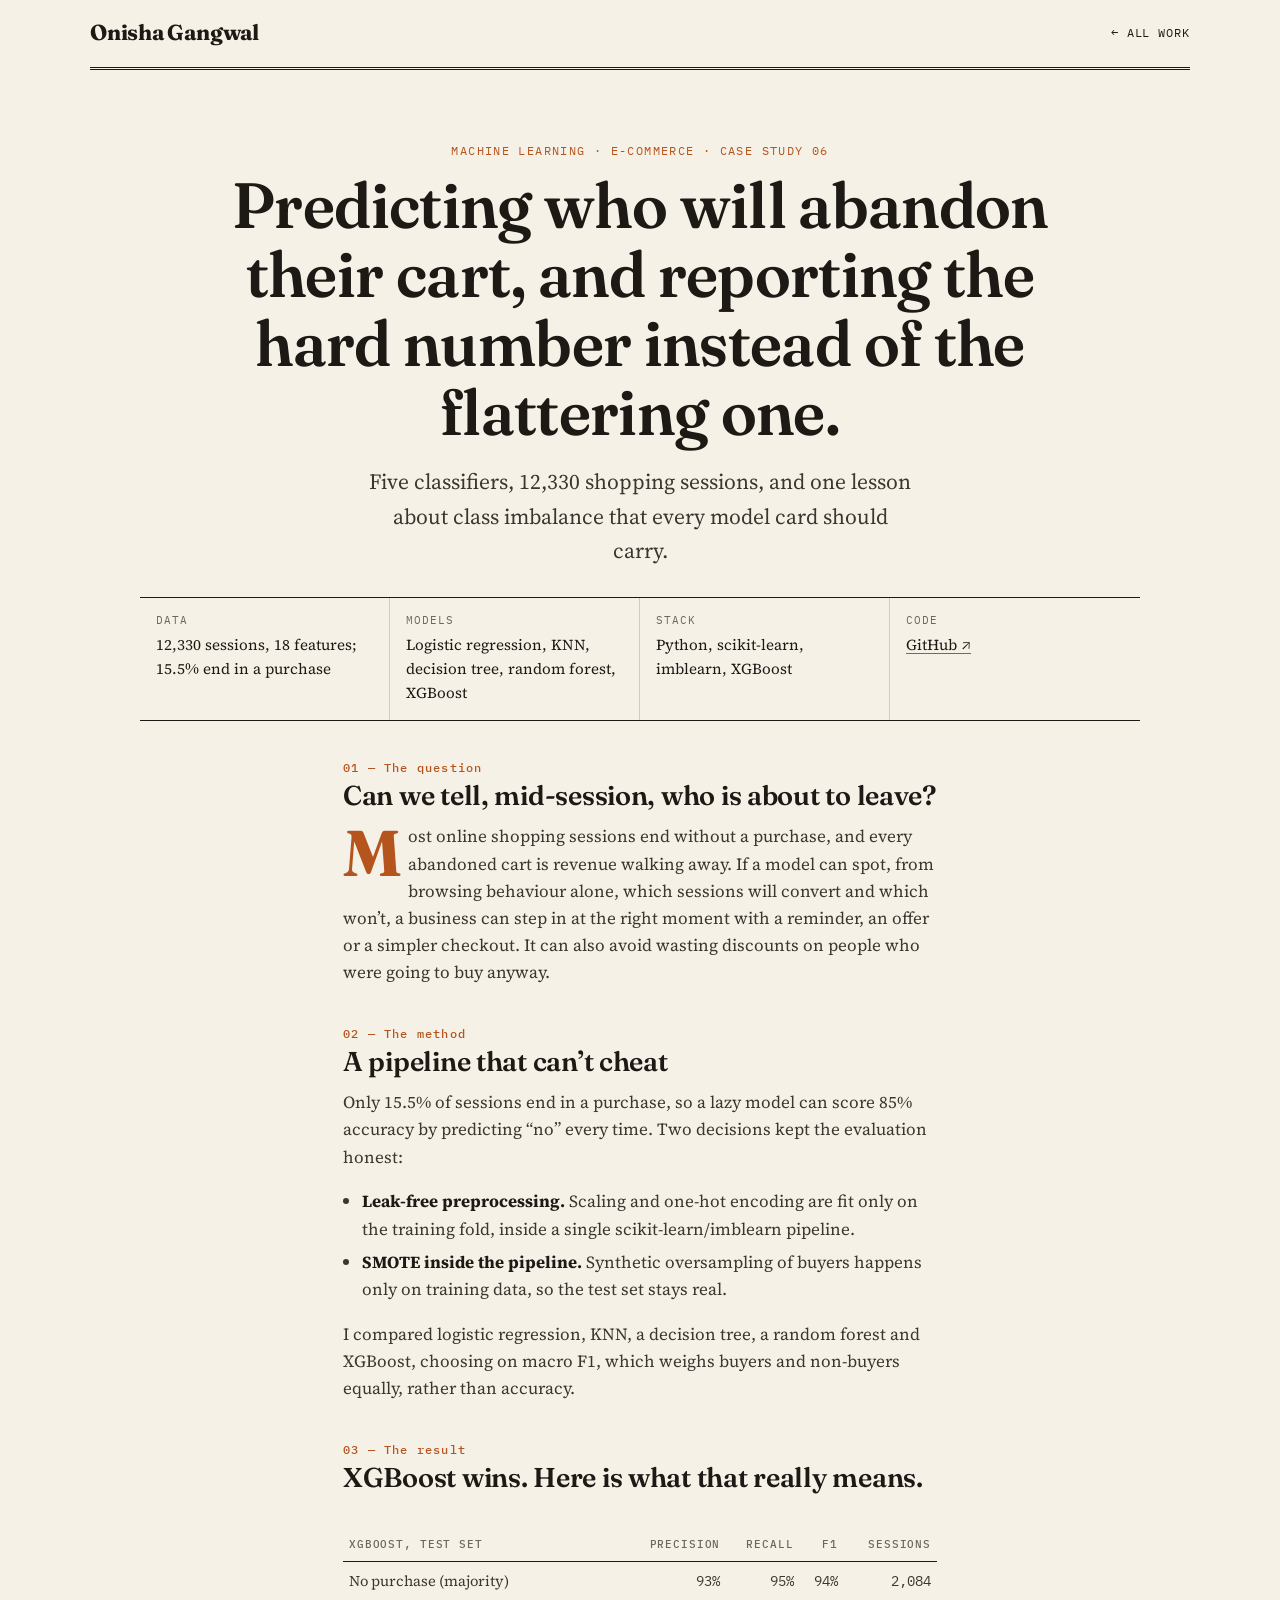
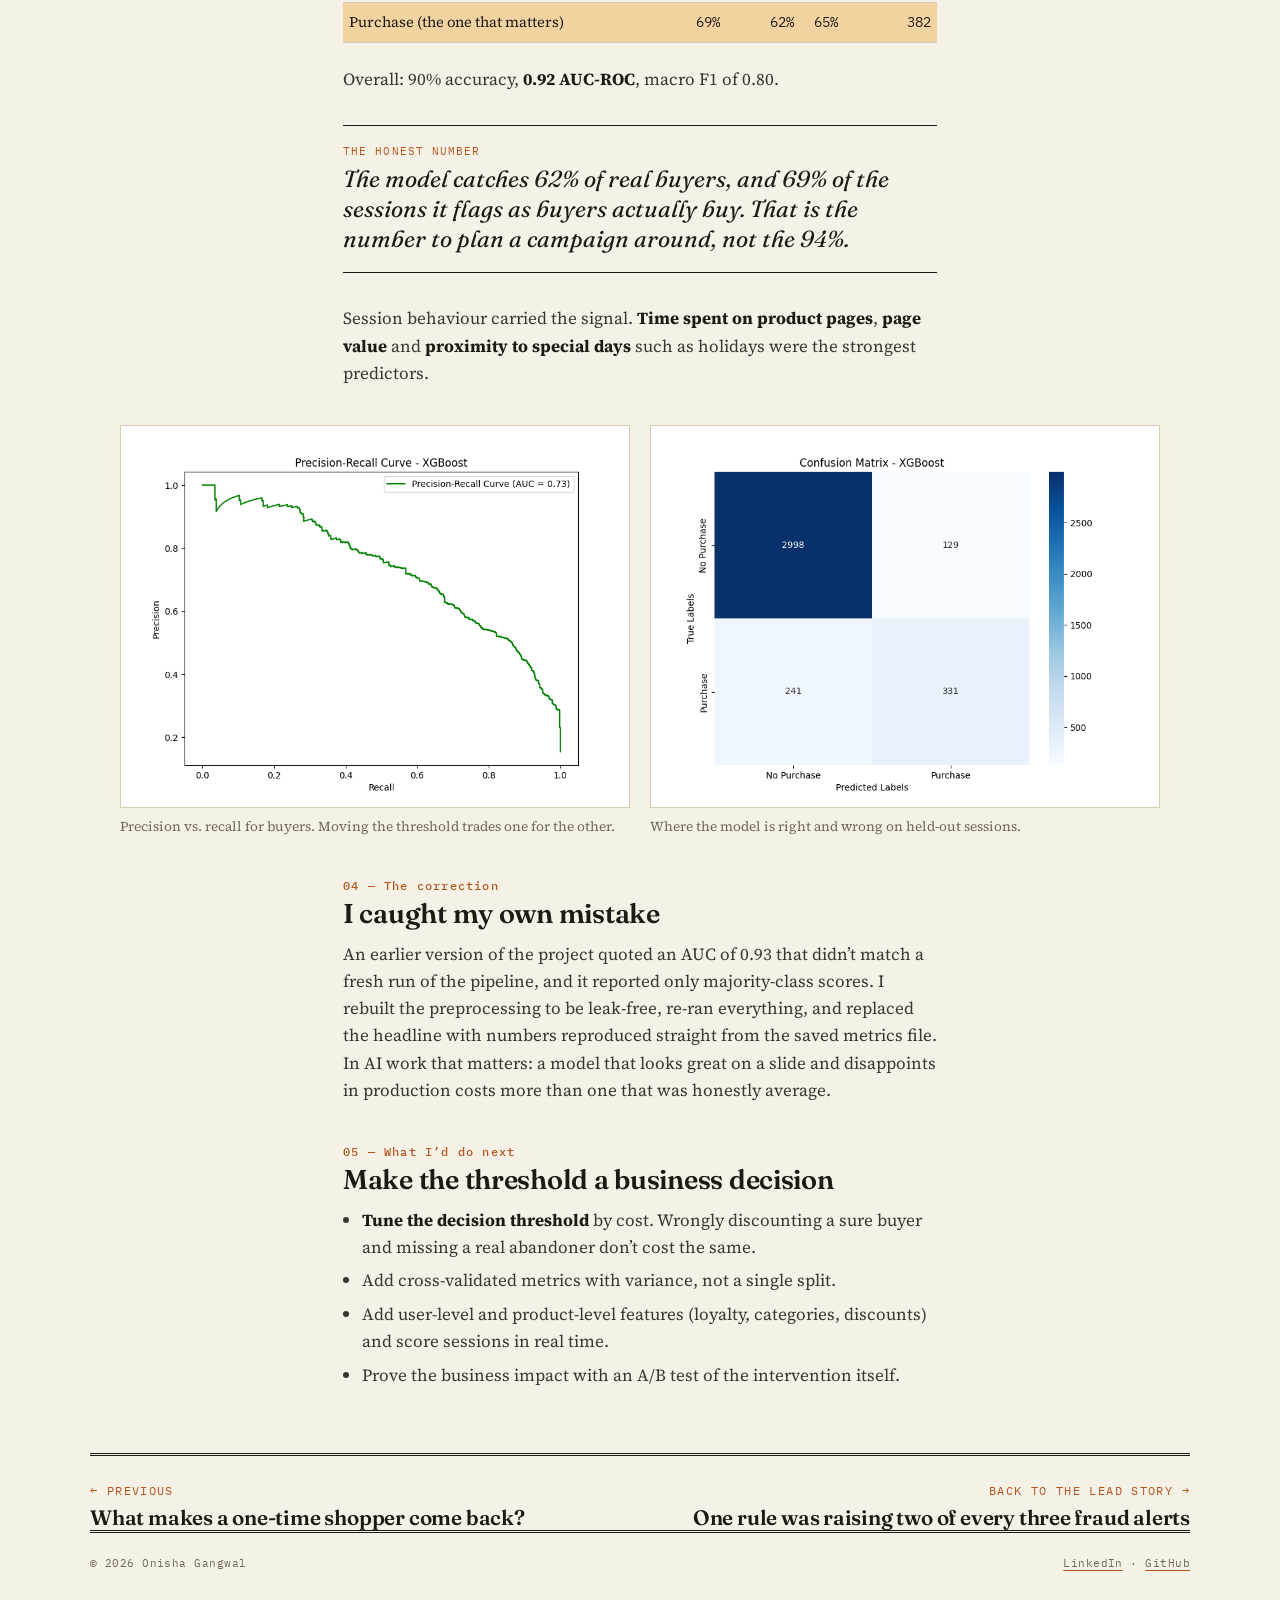
<file: work/cart-abandonment.html>
<!DOCTYPE html>
<html lang="en">
<head>
    <meta charset="UTF-8">
    <meta name="viewport" content="width=device-width, initial-scale=1.0">
    <title>Predicting Cart Abandonment | Onisha Gangwal</title>
    <meta name="description" content="Case study: comparing five classifiers to predict online shopper purchase vs. abandonment, with honest per-class evaluation.">
    <meta property="og:title" content="Predicting who will abandon their cart, and reporting the hard number">
    <link rel="icon" href="data:image/svg+xml,%3Csvg xmlns='http://www.w3.org/2000/svg' viewBox='0 0 100 100'%3E%3Ccircle cx='50' cy='50' r='46' fill='%23f6f1e7' stroke='%231d1a16' stroke-width='4'/%3E%3Cg fill='none' stroke='%23b5541c' stroke-width='5'%3E%3Cpath d='M50 12 Q64 50 50 88 Q36 50 50 12Z'/%3E%3Cpath d='M12 50 Q50 36 88 50 Q50 64 12 50Z'/%3E%3C/g%3E%3C/svg%3E">
    <link rel="preconnect" href="https://fonts.googleapis.com">
    <link rel="preconnect" href="https://fonts.gstatic.com" crossorigin>
    <link href="https://fonts.googleapis.com/css2?family=Fraunces:ital,opsz,wght,SOFT,WONK@0,9..144,400..700,0..100,0..1;1,9..144,400..700,0..100,0..1&family=IBM+Plex+Mono:wght@400;500&family=Source+Serif+4:ital,opsz,wght@0,8..60,400;0,8..60,600;1,8..60,400&display=swap" rel="stylesheet">
    <link rel="stylesheet" href="../style.css">
</head>
<body>
    <a class="skip-link" href="#main">Skip to content</a>
    <header class="wrap">
        <div class="case-top">
            <a class="brand" href="../index.html">Onisha Gangwal</a>
            <a href="../index.html#work">&larr; All work</a>
        </div>
    </header>

    <main id="main" class="wrap">
        <div class="case-head">
            <p class="kicker">Machine learning &middot; E-commerce &middot; Case study 06</p>
            <h1>Predicting who will abandon their cart, and reporting the hard number instead of the flattering one.</h1>
            <p class="dek">Five classifiers, 12,330 shopping sessions, and one lesson about class imbalance that every model card should carry.</p>
        </div>

        <dl class="factbox">
            <div><dt>Data</dt><dd>12,330 sessions, 18 features; 15.5% end in a purchase</dd></div>
            <div><dt>Models</dt><dd>Logistic regression, KNN, decision tree, random forest, XGBoost</dd></div>
            <div><dt>Stack</dt><dd>Python, scikit-learn, imblearn, XGBoost</dd></div>
            <div><dt>Code</dt><dd><a href="https://github.com/Onisha8/Predicting_Abandonment_Tendency_of_Online_Shoppers" target="_blank" rel="noopener noreferrer">GitHub &nearr;</a></dd></div>
        </dl>

        <div class="article">
            <h2><span class="num">01 &mdash; The question</span>Can we tell, mid-session, who is about to leave?</h2>
            <p class="lede">Most online shopping sessions end without a purchase, and every abandoned cart is revenue walking away. If a model can spot, from browsing behaviour alone, which sessions will convert and which won&rsquo;t, a business can step in at the right moment with a reminder, an offer or a simpler checkout. It can also avoid wasting discounts on people who were going to buy anyway.</p>

            <h2><span class="num">02 &mdash; The method</span>A pipeline that can&rsquo;t cheat</h2>
            <p>Only 15.5% of sessions end in a purchase, so a lazy model can score 85% accuracy by predicting &ldquo;no&rdquo; every time. Two decisions kept the evaluation honest:</p>
            <ul>
                <li><strong>Leak-free preprocessing.</strong> Scaling and one-hot encoding are fit only on the training fold, inside a single scikit-learn/imblearn pipeline.</li>
                <li><strong>SMOTE inside the pipeline.</strong> Synthetic oversampling of buyers happens only on training data, so the test set stays real.</li>
            </ul>
            <p>I compared logistic regression, KNN, a decision tree, a random forest and XGBoost, choosing on macro F1, which weighs buyers and non-buyers equally, rather than accuracy.</p>

            <h2><span class="num">03 &mdash; The result</span>XGBoost wins. Here is what that really means.</h2>
            <div class="table-scroll">
                <table class="data">
                    <thead><tr><th>XGBoost, test set</th><th class="n">Precision</th><th class="n">Recall</th><th class="n">F1</th><th class="n">Sessions</th></tr></thead>
                    <tbody>
                        <tr><td>No purchase (majority)</td><td class="n">93%</td><td class="n">95%</td><td class="n">94%</td><td class="n">2,084</td></tr>
                        <tr class="focus"><td>Purchase (the one that matters)</td><td class="n">69%</td><td class="n">62%</td><td class="n">65%</td><td class="n">382</td></tr>
                    </tbody>
                </table>
            </div>
            <p>Overall: 90% accuracy, <strong>0.92 AUC-ROC</strong>, macro F1 of 0.80.</p>

            <div class="callout"><span class="mono">The honest number</span>The model catches 62% of real buyers, and 69% of the sessions it flags as buyers actually buy. That is the number to plan a campaign around, not the 94%.</div>

            <p>Session behaviour carried the signal. <strong>Time spent on product pages</strong>, <strong>page value</strong> and <strong>proximity to special days</strong> such as holidays were the strongest predictors.</p>
        </div>

        <div class="wide pair">
            <figure>
                <img src="../assets/img/cart-precision_recall_curve_xgboost.png" alt="Precision-recall curve for the XGBoost model" loading="lazy">
                <figcaption>Precision vs. recall for buyers. Moving the threshold trades one for the other.</figcaption>
            </figure>
            <figure>
                <img src="../assets/img/cart-confusion_matrix_xgboost.png" alt="Confusion matrix for the XGBoost model on the test set" loading="lazy">
                <figcaption>Where the model is right and wrong on held-out sessions.</figcaption>
            </figure>
        </div>

        <div class="article">
            <h2><span class="num">04 &mdash; The correction</span>I caught my own mistake</h2>
            <p>An earlier version of the project quoted an AUC of 0.93 that didn&rsquo;t match a fresh run of the pipeline, and it reported only majority-class scores. I rebuilt the preprocessing to be leak-free, re-ran everything, and replaced the headline with numbers reproduced straight from the saved metrics file. In AI work that matters: a model that looks great on a slide and disappoints in production costs more than one that was honestly average.</p>

            <h2><span class="num">05 &mdash; What I&rsquo;d do next</span>Make the threshold a business decision</h2>
            <ul>
                <li><strong>Tune the decision threshold</strong> by cost. Wrongly discounting a sure buyer and missing a real abandoner don&rsquo;t cost the same.</li>
                <li>Add cross-validated metrics with variance, not a single split.</li>
                <li>Add user-level and product-level features (loyalty, categories, discounts) and score sessions in real time.</li>
                <li>Prove the business impact with an A/B test of the intervention itself.</li>
            </ul>
        </div>

        <nav class="next-up" aria-label="More case studies">
            <a href="revenue-optimization.html"><span class="kicker">&larr; Previous</span><h3>What makes a one-time shopper come back?</h3></a>
            <a class="right" href="financial-crime.html"><span class="kicker">Back to the lead story &rarr;</span><h3>One rule was raising two of every three fraud alerts</h3></a>
        </nav>
    </main>

    <footer class="wrap">
        <div class="colophon">
            <span>&copy; 2026 Onisha Gangwal</span>
            <span><a href="https://www.linkedin.com/in/onisha-gangwal/" target="_blank" rel="noopener noreferrer">LinkedIn</a> &middot; <a href="https://github.com/Onisha8" target="_blank" rel="noopener noreferrer">GitHub</a></span>
        </div>
    </footer>
</body>
</html>
</file>
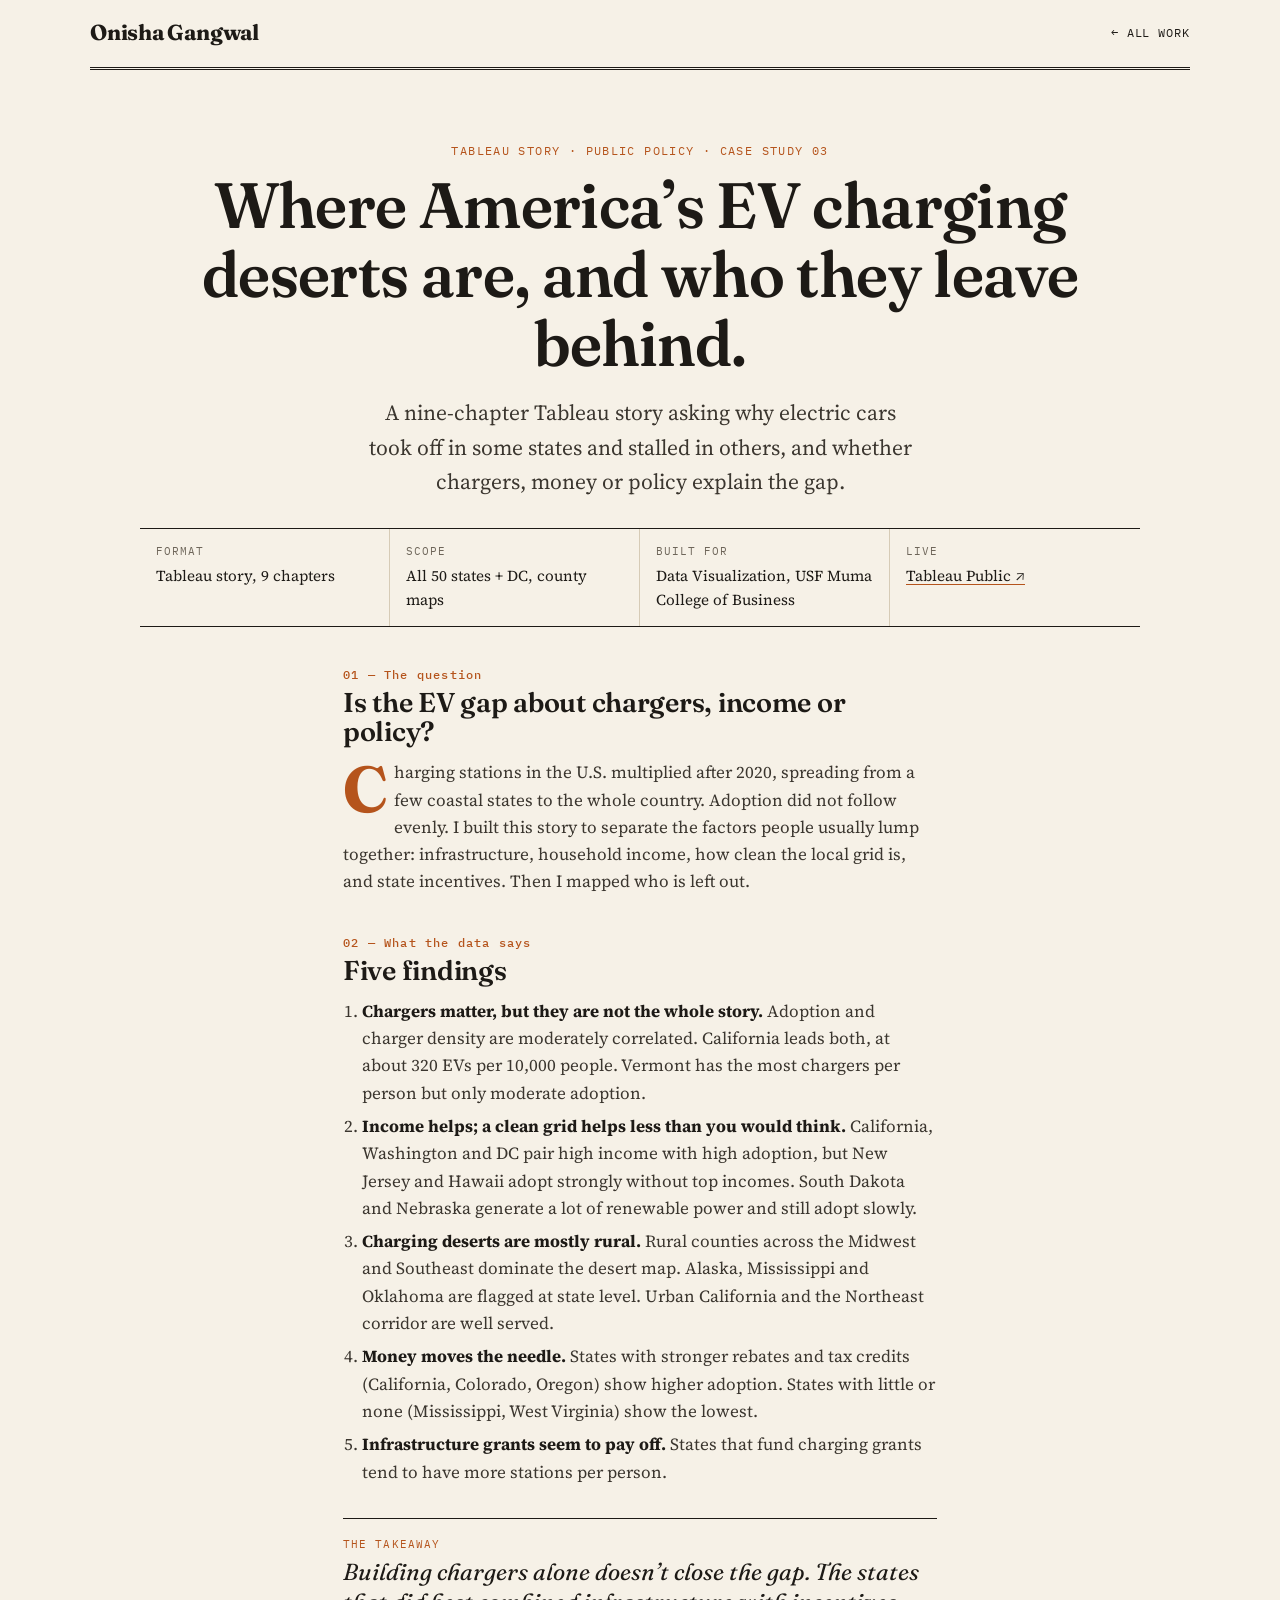
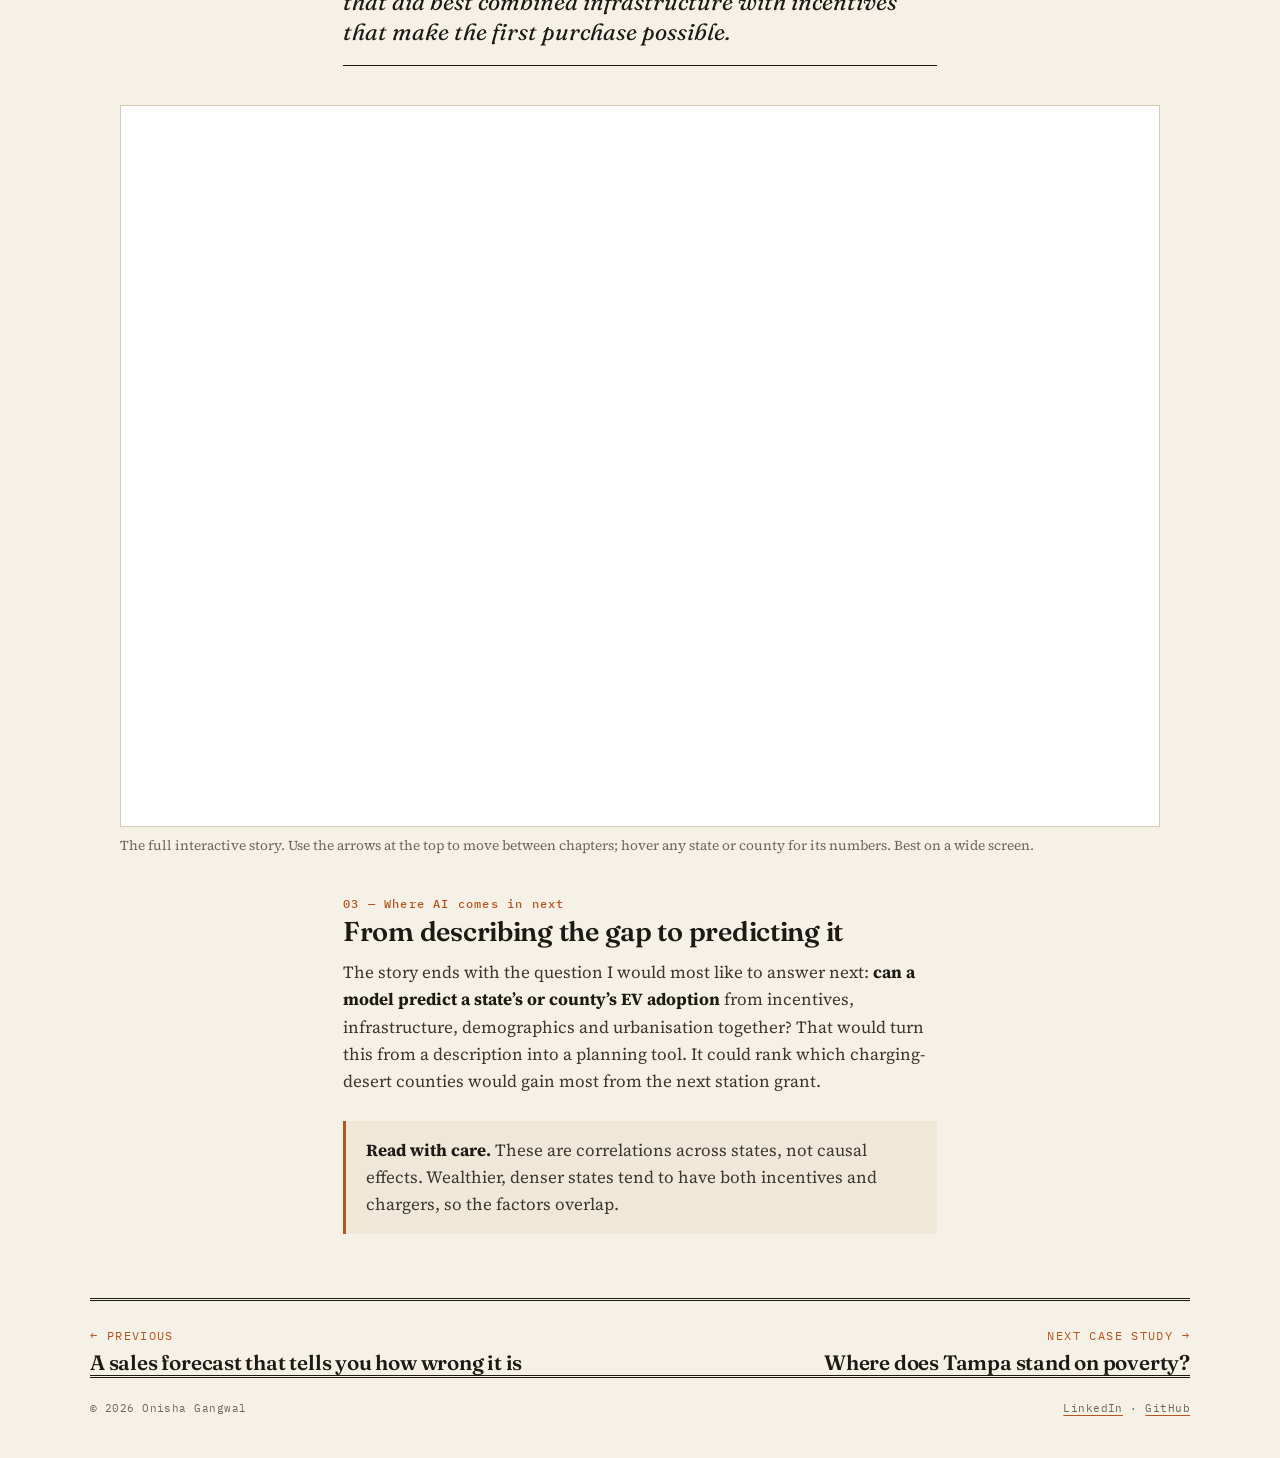
<file: work/ev-charging.html>
<!DOCTYPE html>
<html lang="en">
<head>
    <meta charset="UTF-8">
    <meta name="viewport" content="width=device-width, initial-scale=1.0">
    <title>EV Charging Deserts | Onisha Gangwal</title>
    <meta name="description" content="Case study: a Tableau data story on EV adoption, charging infrastructure, income, clean energy and state incentives across the U.S.">
    <meta property="og:title" content="Where America's EV charging deserts are, and who they leave behind">
    <link rel="icon" href="data:image/svg+xml,%3Csvg xmlns='http://www.w3.org/2000/svg' viewBox='0 0 100 100'%3E%3Ccircle cx='50' cy='50' r='46' fill='%23f6f1e7' stroke='%231d1a16' stroke-width='4'/%3E%3Cg fill='none' stroke='%23b5541c' stroke-width='5'%3E%3Cpath d='M50 12 Q64 50 50 88 Q36 50 50 12Z'/%3E%3Cpath d='M12 50 Q50 36 88 50 Q50 64 12 50Z'/%3E%3C/g%3E%3C/svg%3E">
    <link rel="preconnect" href="https://fonts.googleapis.com">
    <link rel="preconnect" href="https://fonts.gstatic.com" crossorigin>
    <link href="https://fonts.googleapis.com/css2?family=Fraunces:ital,opsz,wght,SOFT,WONK@0,9..144,400..700,0..100,0..1;1,9..144,400..700,0..100,0..1&family=IBM+Plex+Mono:wght@400;500&family=Source+Serif+4:ital,opsz,wght@0,8..60,400;0,8..60,600;1,8..60,400&display=swap" rel="stylesheet">
    <link rel="stylesheet" href="../style.css">
</head>
<body>
    <a class="skip-link" href="#main">Skip to content</a>
    <header class="wrap">
        <div class="case-top">
            <a class="brand" href="../index.html">Onisha Gangwal</a>
            <a href="../index.html#work">&larr; All work</a>
        </div>
    </header>

    <main id="main" class="wrap">
        <div class="case-head">
            <p class="kicker">Tableau story &middot; Public policy &middot; Case study 03</p>
            <h1>Where America&rsquo;s EV charging deserts are, and who they leave behind.</h1>
            <p class="dek">A nine-chapter Tableau story asking why electric cars took off in some states and stalled in others, and whether chargers, money or policy explain the gap.</p>
        </div>

        <dl class="factbox">
            <div><dt>Format</dt><dd>Tableau story, 9 chapters</dd></div>
            <div><dt>Scope</dt><dd>All 50 states + DC, county maps</dd></div>
            <div><dt>Built for</dt><dd>Data Visualization, USF Muma College of Business</dd></div>
            <div><dt>Live</dt><dd><a href="https://public.tableau.com/app/profile/onisha.gangwal/viz/DV_FINAL_PROJECT_OG/EVAdoptionandChargingInfrastructureintheU_S_" target="_blank" rel="noopener noreferrer">Tableau Public &nearr;</a></dd></div>
        </dl>

        <div class="article">
            <h2><span class="num">01 &mdash; The question</span>Is the EV gap about chargers, income or policy?</h2>
            <p class="lede">Charging stations in the U.S. multiplied after 2020, spreading from a few coastal states to the whole country. Adoption did not follow evenly. I built this story to separate the factors people usually lump together: infrastructure, household income, how clean the local grid is, and state incentives. Then I mapped who is left out.</p>

            <h2><span class="num">02 &mdash; What the data says</span>Five findings</h2>
            <ol>
                <li><strong>Chargers matter, but they are not the whole story.</strong> Adoption and charger density are moderately correlated. California leads both, at about 320 EVs per 10,000 people. Vermont has the most chargers per person but only moderate adoption.</li>
                <li><strong>Income helps; a clean grid helps less than you would think.</strong> California, Washington and DC pair high income with high adoption, but New Jersey and Hawaii adopt strongly without top incomes. South Dakota and Nebraska generate a lot of renewable power and still adopt slowly.</li>
                <li><strong>Charging deserts are mostly rural.</strong> Rural counties across the Midwest and Southeast dominate the desert map. Alaska, Mississippi and Oklahoma are flagged at state level. Urban California and the Northeast corridor are well served.</li>
                <li><strong>Money moves the needle.</strong> States with stronger rebates and tax credits (California, Colorado, Oregon) show higher adoption. States with little or none (Mississippi, West Virginia) show the lowest.</li>
                <li><strong>Infrastructure grants seem to pay off.</strong> States that fund charging grants tend to have more stations per person.</li>
            </ol>

            <div class="callout"><span class="mono">The takeaway</span>Building chargers alone doesn&rsquo;t close the gap. The states that did best combined infrastructure with incentives that make the first purchase possible.</div>
        </div>

        <figure class="wide">
            <div class="tableau-frame">
                <iframe title="Interactive Tableau story: EV Adoption and Charging Infrastructure in the U.S."
                        src="https://public.tableau.com/views/DV_FINAL_PROJECT_OG/EVAdoptionandChargingInfrastructureintheU_S_?:showVizHome=no&amp;:embed=true&amp;:toolbar=yes"
                        loading="lazy" allowfullscreen></iframe>
            </div>
            <figcaption>The full interactive story. Use the arrows at the top to move between chapters; hover any state or county for its numbers. Best on a wide screen.</figcaption>
        </figure>

        <div class="article">
            <h2><span class="num">03 &mdash; Where AI comes in next</span>From describing the gap to predicting it</h2>
            <p>The story ends with the question I would most like to answer next: <strong>can a model predict a state&rsquo;s or county&rsquo;s EV adoption</strong> from incentives, infrastructure, demographics and urbanisation together? That would turn this from a description into a planning tool. It could rank which charging-desert counties would gain most from the next station grant.</p>
            <div class="caveat">
                <p><strong>Read with care.</strong> These are correlations across states, not causal effects. Wealthier, denser states tend to have both incentives and chargers, so the factors overlap.</p>
            </div>
        </div>

        <nav class="next-up" aria-label="More case studies">
            <a href="sales-intelligence.html"><span class="kicker">&larr; Previous</span><h3>A sales forecast that tells you how wrong it is</h3></a>
            <a class="right" href="florida-poverty.html"><span class="kicker">Next case study &rarr;</span><h3>Where does Tampa stand on poverty?</h3></a>
        </nav>
    </main>

    <footer class="wrap">
        <div class="colophon">
            <span>&copy; 2026 Onisha Gangwal</span>
            <span><a href="https://www.linkedin.com/in/onisha-gangwal/" target="_blank" rel="noopener noreferrer">LinkedIn</a> &middot; <a href="https://github.com/Onisha8" target="_blank" rel="noopener noreferrer">GitHub</a></span>
        </div>
    </footer>
</body>
</html>
</file>
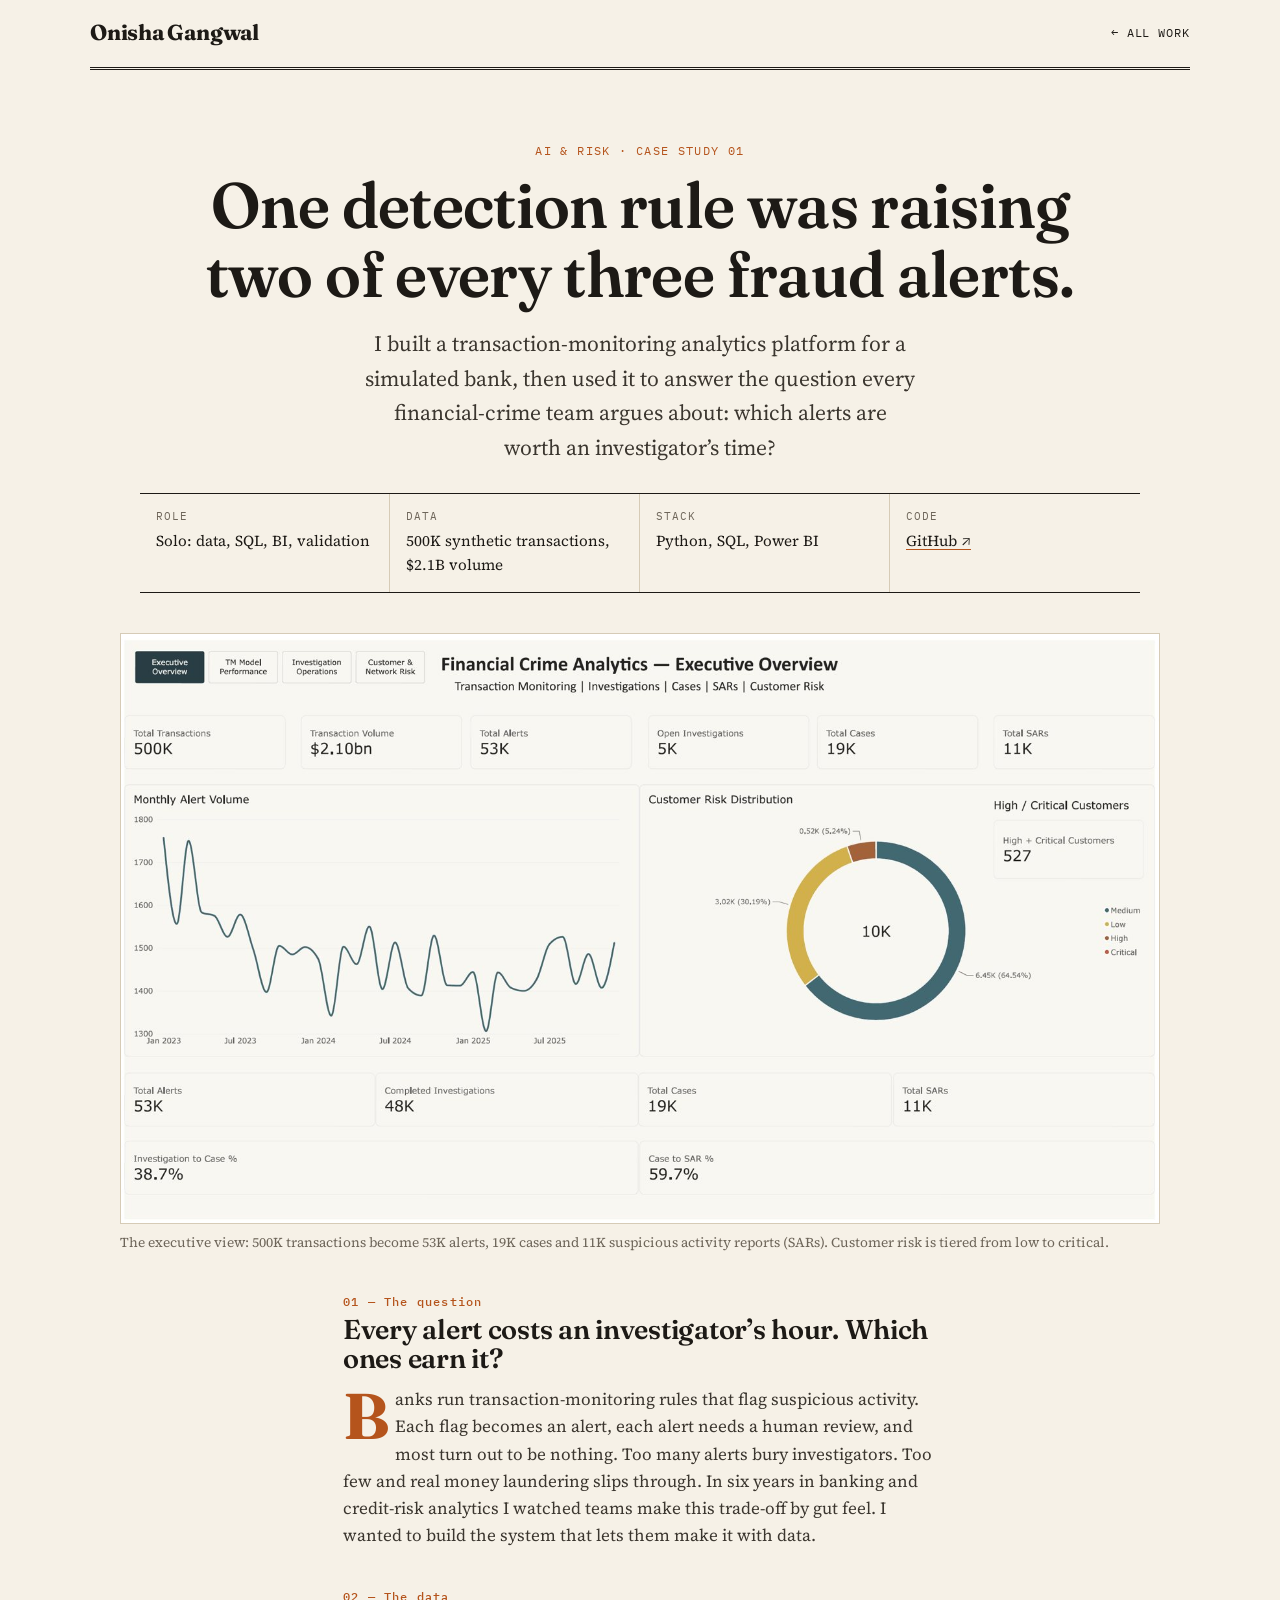
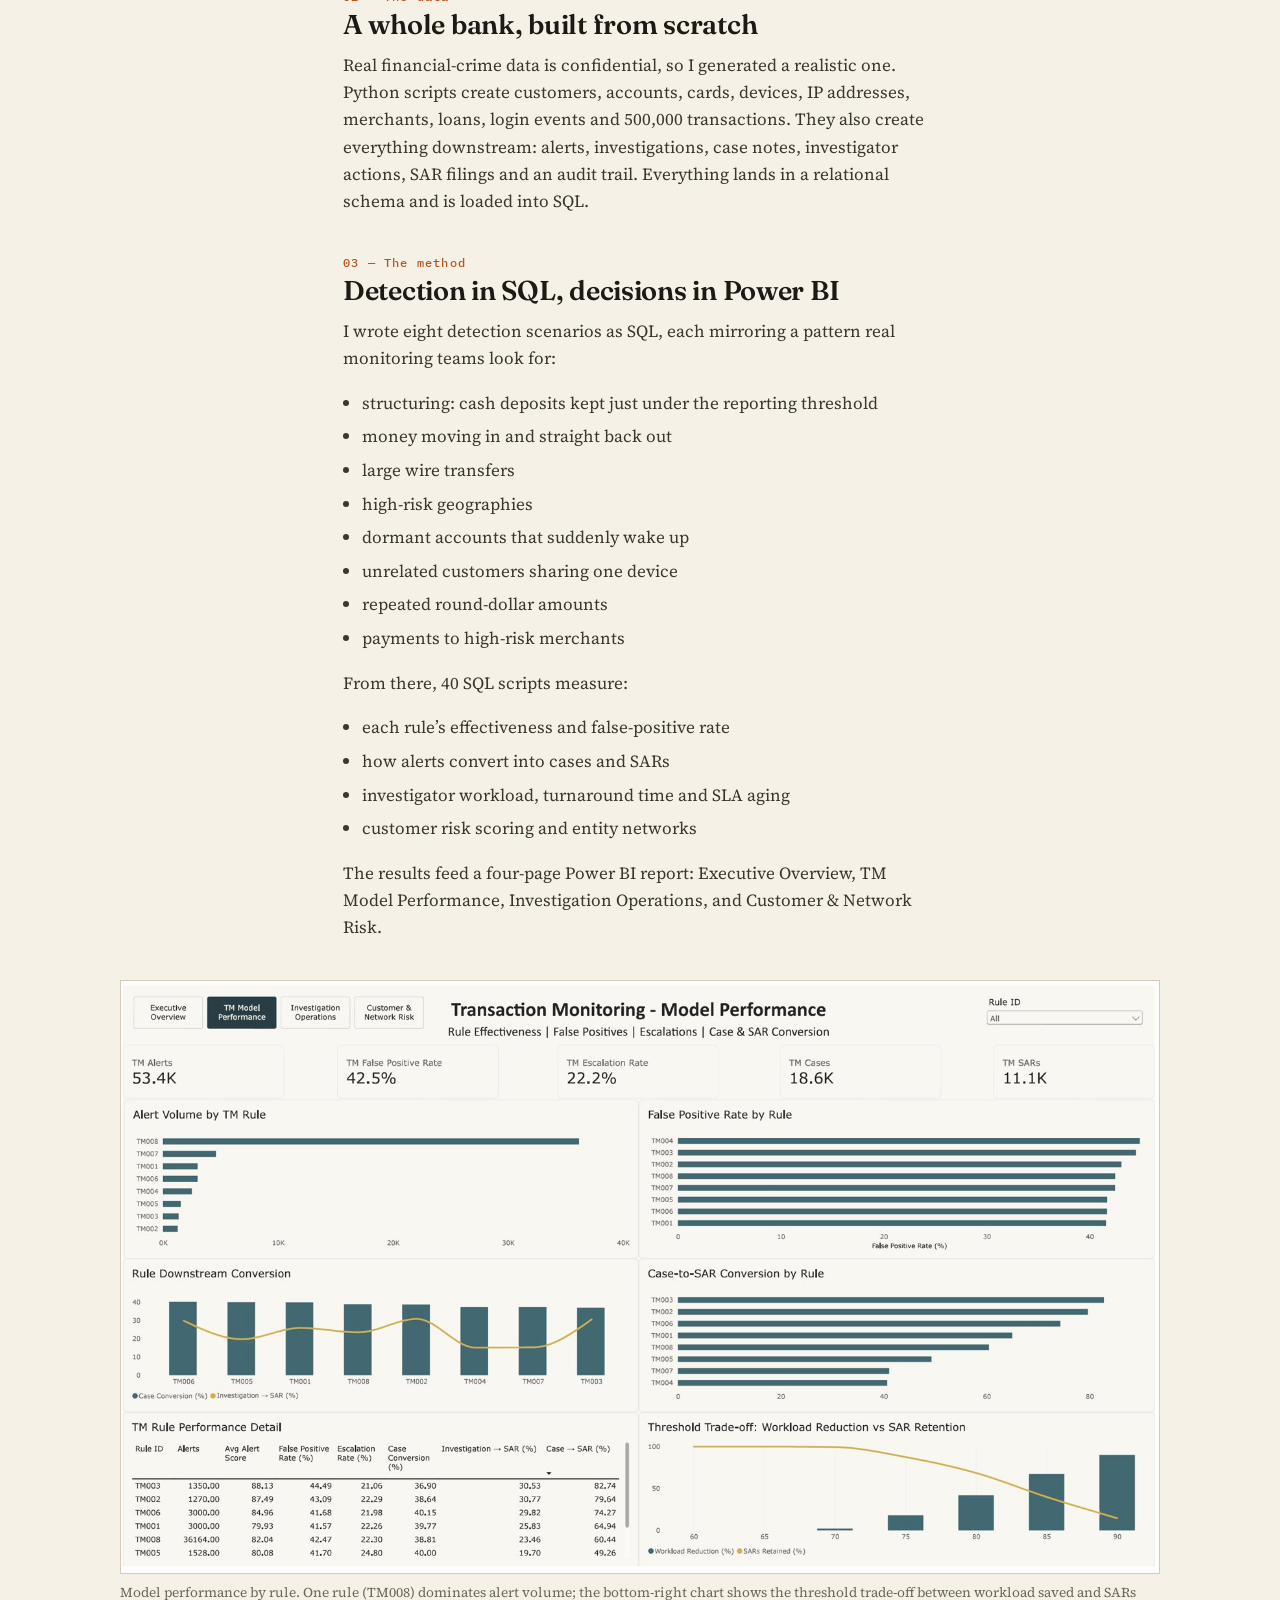
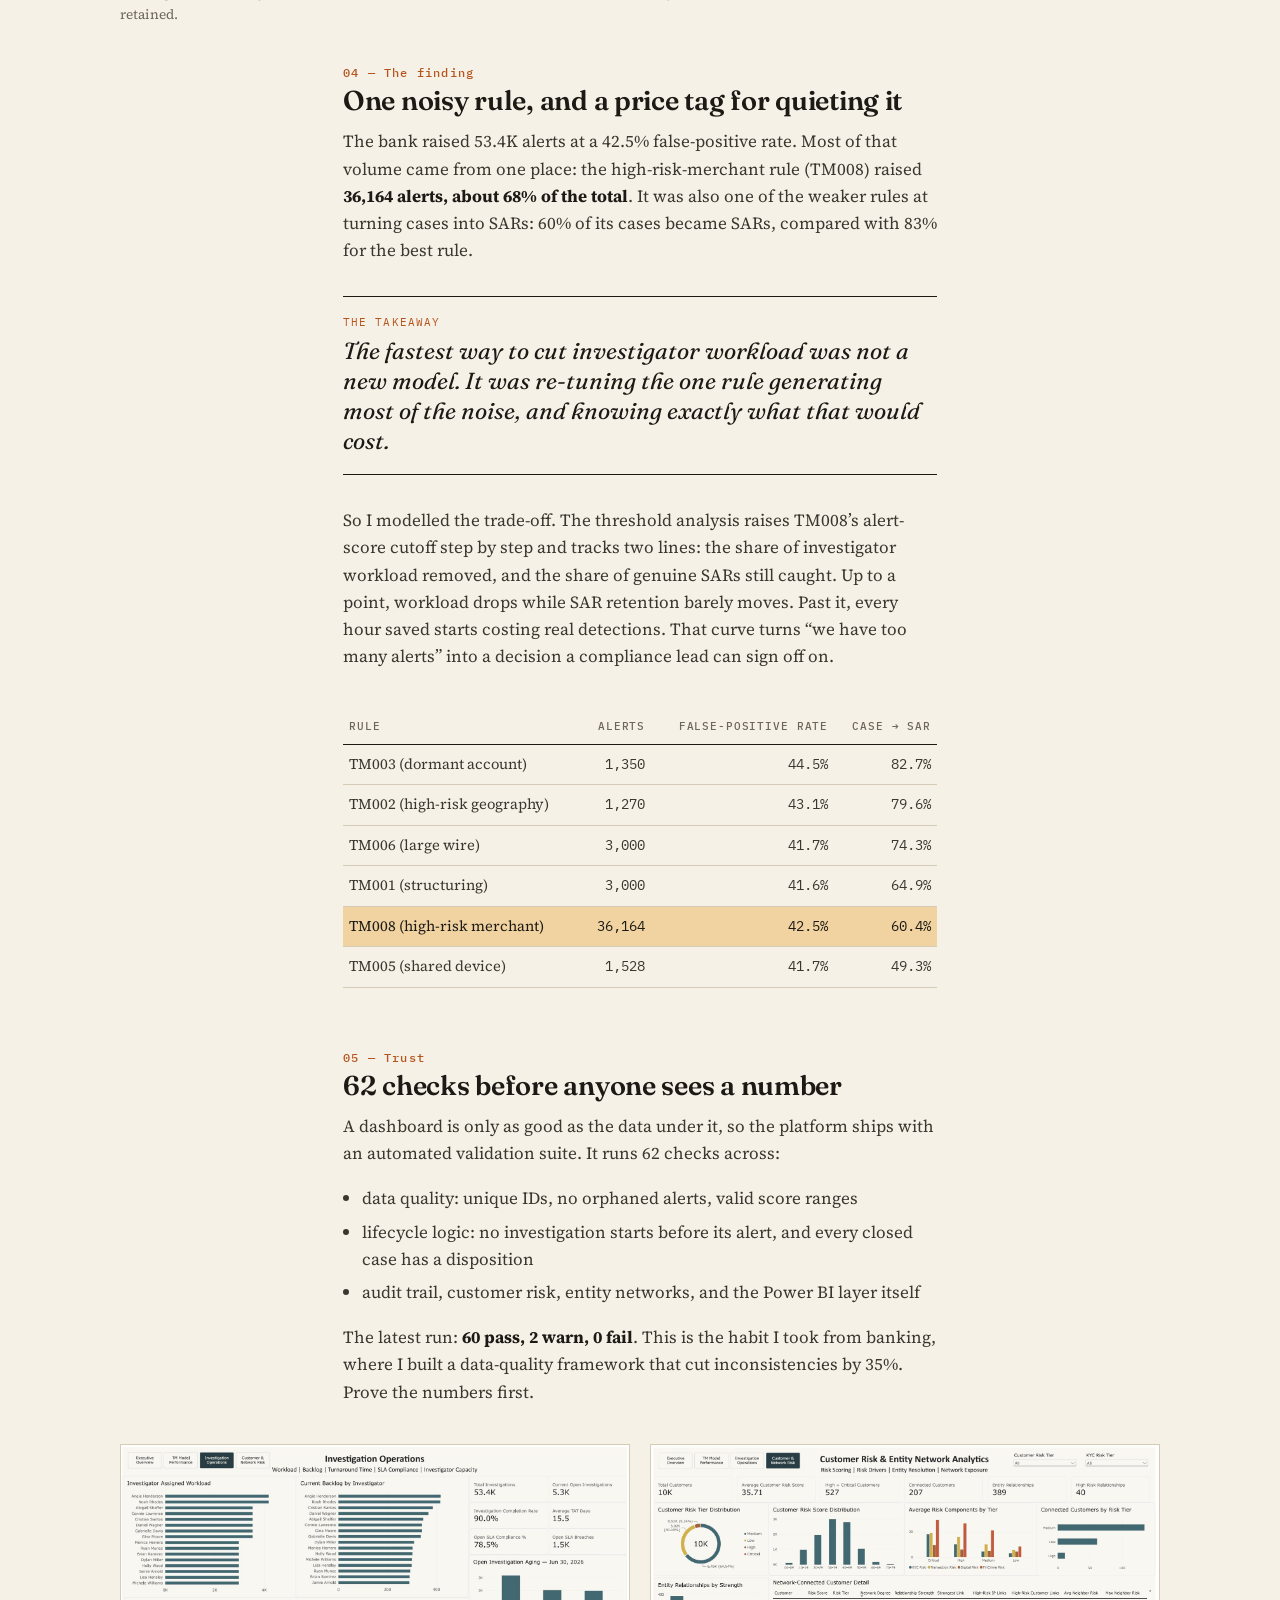
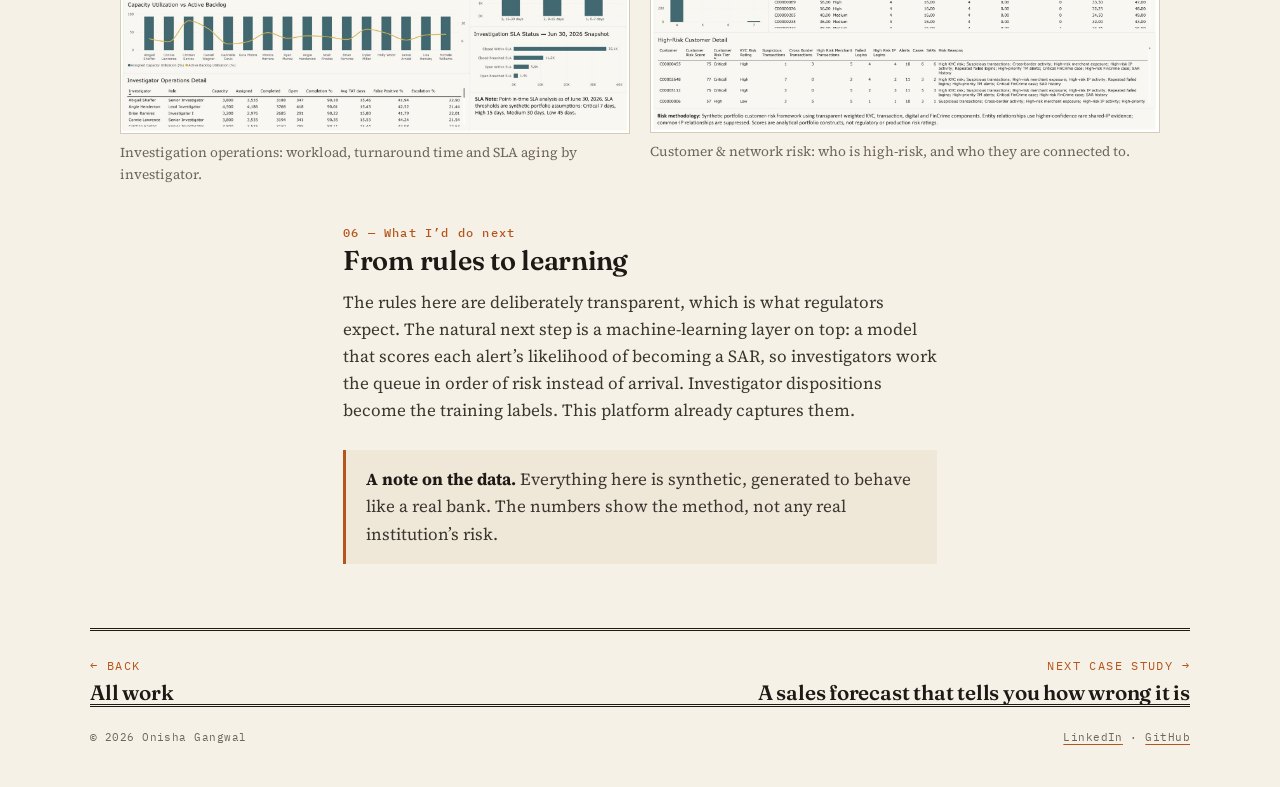
<file: work/financial-crime.html>
<!DOCTYPE html>
<html lang="en">
<head>
    <meta charset="UTF-8">
    <meta name="viewport" content="width=device-width, initial-scale=1.0">
    <title>Financial Crime Analytics | Onisha Gangwal</title>
    <meta name="description" content="Case study: a transaction-monitoring analytics platform with SQL detection scenarios, Power BI dashboards and a 62-check validation suite.">
    <meta property="og:title" content="One rule was raising two of every three fraud alerts">
    <meta property="og:image" content="https://onishagangwal.github.io/assets/img/fc-02_tm_model_performance.jpg">
    <link rel="icon" href="data:image/svg+xml,%3Csvg xmlns='http://www.w3.org/2000/svg' viewBox='0 0 100 100'%3E%3Ccircle cx='50' cy='50' r='46' fill='%23f6f1e7' stroke='%231d1a16' stroke-width='4'/%3E%3Cg fill='none' stroke='%23b5541c' stroke-width='5'%3E%3Cpath d='M50 12 Q64 50 50 88 Q36 50 50 12Z'/%3E%3Cpath d='M12 50 Q50 36 88 50 Q50 64 12 50Z'/%3E%3C/g%3E%3C/svg%3E">
    <link rel="preconnect" href="https://fonts.googleapis.com">
    <link rel="preconnect" href="https://fonts.gstatic.com" crossorigin>
    <link href="https://fonts.googleapis.com/css2?family=Fraunces:ital,opsz,wght,SOFT,WONK@0,9..144,400..700,0..100,0..1;1,9..144,400..700,0..100,0..1&family=IBM+Plex+Mono:wght@400;500&family=Source+Serif+4:ital,opsz,wght@0,8..60,400;0,8..60,600;1,8..60,400&display=swap" rel="stylesheet">
    <link rel="stylesheet" href="../style.css">
</head>
<body>
    <a class="skip-link" href="#main">Skip to content</a>
    <header class="wrap">
        <div class="case-top">
            <a class="brand" href="../index.html">Onisha Gangwal</a>
            <a href="../index.html#work">&larr; All work</a>
        </div>
    </header>

    <main id="main" class="wrap">
        <div class="case-head">
            <p class="kicker">AI &amp; risk &middot; Case study 01</p>
            <h1>One detection rule was raising two of every three fraud alerts.</h1>
            <p class="dek">I built a transaction-monitoring analytics platform for a simulated bank, then used it to answer the question every financial-crime team argues about: which alerts are worth an investigator&rsquo;s time?</p>
        </div>

        <dl class="factbox">
            <div><dt>Role</dt><dd>Solo: data, SQL, BI, validation</dd></div>
            <div><dt>Data</dt><dd>500K synthetic transactions, $2.1B volume</dd></div>
            <div><dt>Stack</dt><dd>Python, SQL, Power BI</dd></div>
            <div><dt>Code</dt><dd><a href="https://github.com/Onisha8/financial-crime-analytics-platform" target="_blank" rel="noopener noreferrer">GitHub &nearr;</a></dd></div>
        </dl>

        <figure class="wide">
            <img src="../assets/img/fc-01_executive_overview.jpg" alt="Executive overview dashboard: 500K transactions, $2.10bn volume, 53K alerts, 19K cases, 11K SARs, monthly alert volume and customer risk distribution">
            <figcaption>The executive view: 500K transactions become 53K alerts, 19K cases and 11K suspicious activity reports (SARs). Customer risk is tiered from low to critical.</figcaption>
        </figure>

        <div class="article">
            <h2><span class="num">01 &mdash; The question</span>Every alert costs an investigator&rsquo;s hour. Which ones earn it?</h2>
            <p class="lede">Banks run transaction-monitoring rules that flag suspicious activity. Each flag becomes an alert, each alert needs a human review, and most turn out to be nothing. Too many alerts bury investigators. Too few and real money laundering slips through. In six years in banking and credit-risk analytics I watched teams make this trade-off by gut feel. I wanted to build the system that lets them make it with data.</p>

            <h2><span class="num">02 &mdash; The data</span>A whole bank, built from scratch</h2>
            <p>Real financial-crime data is confidential, so I generated a realistic one. Python scripts create customers, accounts, cards, devices, IP addresses, merchants, loans, login events and 500,000 transactions. They also create everything downstream: alerts, investigations, case notes, investigator actions, SAR filings and an audit trail. Everything lands in a relational schema and is loaded into SQL.</p>

            <h2><span class="num">03 &mdash; The method</span>Detection in SQL, decisions in Power BI</h2>
            <p>I wrote eight detection scenarios as SQL, each mirroring a pattern real monitoring teams look for:</p>
            <ul>
                <li>structuring: cash deposits kept just under the reporting threshold</li>
                <li>money moving in and straight back out</li>
                <li>large wire transfers</li>
                <li>high-risk geographies</li>
                <li>dormant accounts that suddenly wake up</li>
                <li>unrelated customers sharing one device</li>
                <li>repeated round-dollar amounts</li>
                <li>payments to high-risk merchants</li>
            </ul>
            <p>From there, 40 SQL scripts measure:</p>
            <ul>
                <li>each rule&rsquo;s effectiveness and false-positive rate</li>
                <li>how alerts convert into cases and SARs</li>
                <li>investigator workload, turnaround time and SLA aging</li>
                <li>customer risk scoring and entity networks</li>
            </ul>
            <p>The results feed a four-page Power BI report: Executive Overview, TM Model Performance, Investigation Operations, and Customer &amp; Network Risk.</p>
        </div>

        <figure class="wide">
            <img src="../assets/img/fc-02_tm_model_performance.jpg" alt="TM Model Performance dashboard: alert volume by rule, false-positive rate by rule, downstream conversion, case-to-SAR conversion and a threshold trade-off chart">
            <figcaption>Model performance by rule. One rule (TM008) dominates alert volume; the bottom-right chart shows the threshold trade-off between workload saved and SARs retained.</figcaption>
        </figure>

        <div class="article">
            <h2><span class="num">04 &mdash; The finding</span>One noisy rule, and a price tag for quieting it</h2>
            <p>The bank raised 53.4K alerts at a 42.5% false-positive rate. Most of that volume came from one place: the high-risk-merchant rule (TM008) raised <strong>36,164 alerts, about 68% of the total</strong>. It was also one of the weaker rules at turning cases into SARs: 60% of its cases became SARs, compared with 83% for the best rule.</p>

            <div class="callout"><span class="mono">The takeaway</span>The fastest way to cut investigator workload was not a new model. It was re-tuning the one rule generating most of the noise, and knowing exactly what that would cost.</div>

            <p>So I modelled the trade-off. The threshold analysis raises TM008&rsquo;s alert-score cutoff step by step and tracks two lines: the share of investigator workload removed, and the share of genuine SARs still caught. Up to a point, workload drops while SAR retention barely moves. Past it, every hour saved starts costing real detections. That curve turns &ldquo;we have too many alerts&rdquo; into a decision a compliance lead can sign off on.</p>

            <div class="table-scroll">
                <table class="data">
                    <thead><tr><th>Rule</th><th class="n">Alerts</th><th class="n">False-positive rate</th><th class="n">Case &rarr; SAR</th></tr></thead>
                    <tbody>
                        <tr><td>TM003 (dormant account)</td><td class="n">1,350</td><td class="n">44.5%</td><td class="n">82.7%</td></tr>
                        <tr><td>TM002 (high-risk geography)</td><td class="n">1,270</td><td class="n">43.1%</td><td class="n">79.6%</td></tr>
                        <tr><td>TM006 (large wire)</td><td class="n">3,000</td><td class="n">41.7%</td><td class="n">74.3%</td></tr>
                        <tr><td>TM001 (structuring)</td><td class="n">3,000</td><td class="n">41.6%</td><td class="n">64.9%</td></tr>
                        <tr class="focus"><td>TM008 (high-risk merchant)</td><td class="n">36,164</td><td class="n">42.5%</td><td class="n">60.4%</td></tr>
                        <tr><td>TM005 (shared device)</td><td class="n">1,528</td><td class="n">41.7%</td><td class="n">49.3%</td></tr>
                    </tbody>
                </table>
            </div>

            <h2><span class="num">05 &mdash; Trust</span>62 checks before anyone sees a number</h2>
            <p>A dashboard is only as good as the data under it, so the platform ships with an automated validation suite. It runs 62 checks across:</p>
            <ul>
                <li>data quality: unique IDs, no orphaned alerts, valid score ranges</li>
                <li>lifecycle logic: no investigation starts before its alert, and every closed case has a disposition</li>
                <li>audit trail, customer risk, entity networks, and the Power BI layer itself</li>
            </ul>
            <p>The latest run: <strong>60 pass, 2 warn, 0 fail</strong>. This is the habit I took from banking, where I built a data-quality framework that cut inconsistencies by 35%. Prove the numbers first.</p>
        </div>

        <div class="wide pair">
            <figure>
                <img src="../assets/img/fc-03_investigation_operations.jpg" alt="Investigation operations dashboard with investigator workload, turnaround and SLA aging" loading="lazy">
                <figcaption>Investigation operations: workload, turnaround time and SLA aging by investigator.</figcaption>
            </figure>
            <figure>
                <img src="../assets/img/fc-04_customer_network_risk.jpg" alt="Customer and network risk dashboard" loading="lazy">
                <figcaption>Customer &amp; network risk: who is high-risk, and who they are connected to.</figcaption>
            </figure>
        </div>

        <div class="article">
            <h2><span class="num">06 &mdash; What I&rsquo;d do next</span>From rules to learning</h2>
            <p>The rules here are deliberately transparent, which is what regulators expect. The natural next step is a machine-learning layer on top: a model that scores each alert&rsquo;s likelihood of becoming a SAR, so investigators work the queue in order of risk instead of arrival. Investigator dispositions become the training labels. This platform already captures them.</p>
            <div class="caveat">
                <p><strong>A note on the data.</strong> Everything here is synthetic, generated to behave like a real bank. The numbers show the method, not any real institution&rsquo;s risk.</p>
            </div>
        </div>

        <nav class="next-up" aria-label="More case studies">
            <a href="../index.html#work"><span class="kicker">&larr; Back</span><h3>All work</h3></a>
            <a class="right" href="sales-intelligence.html"><span class="kicker">Next case study &rarr;</span><h3>A sales forecast that tells you how wrong it is</h3></a>
        </nav>
    </main>

    <footer class="wrap">
        <div class="colophon">
            <span>&copy; 2026 Onisha Gangwal</span>
            <span><a href="https://www.linkedin.com/in/onisha-gangwal/" target="_blank" rel="noopener noreferrer">LinkedIn</a> &middot; <a href="https://github.com/Onisha8" target="_blank" rel="noopener noreferrer">GitHub</a></span>
        </div>
    </footer>
</body>
</html>
</file>
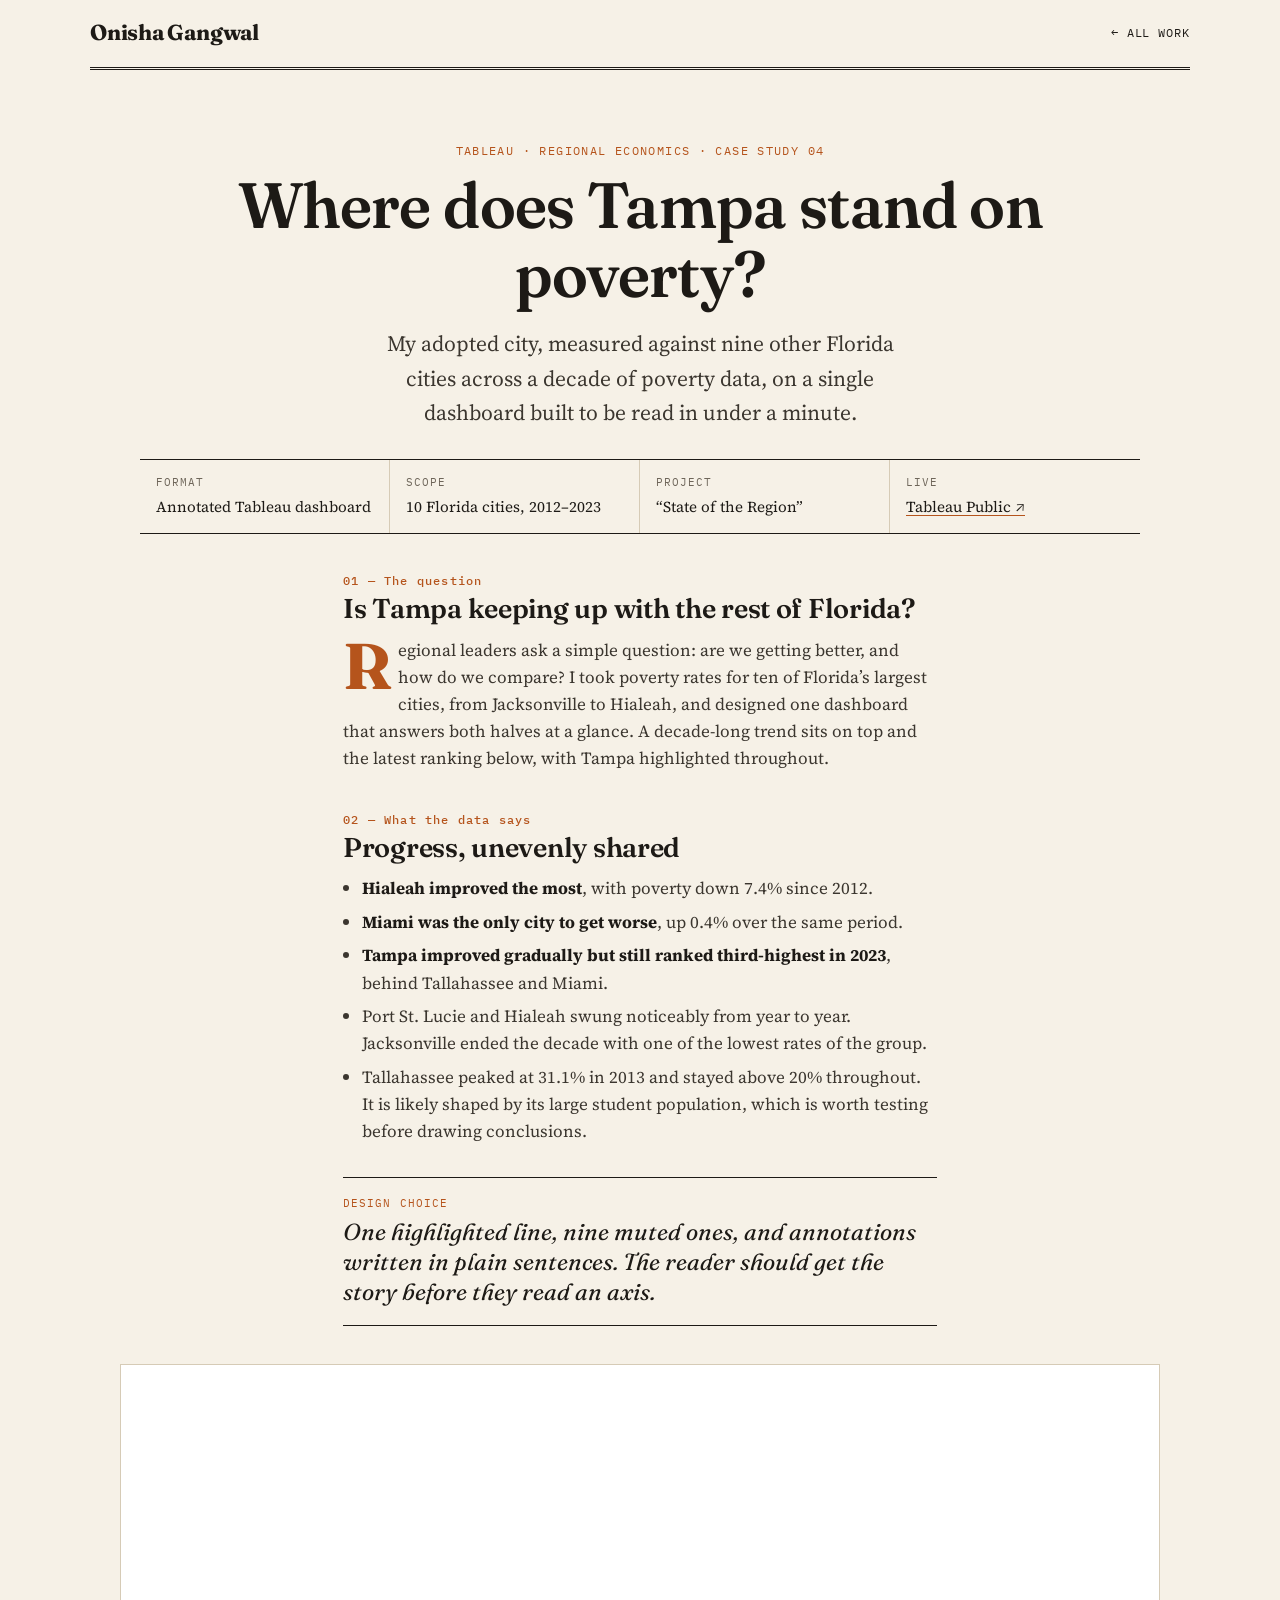
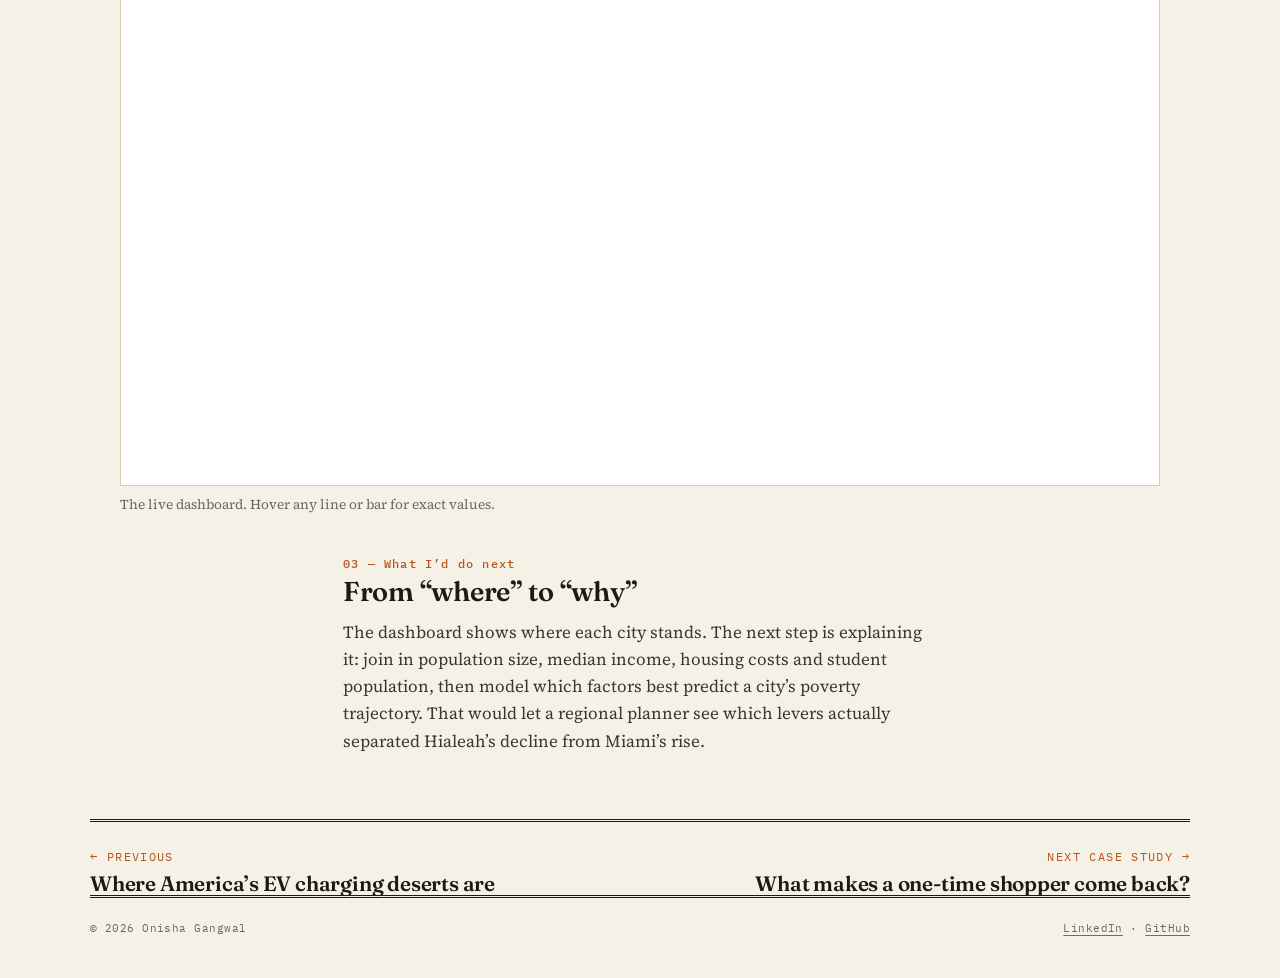
<file: work/florida-poverty.html>
<!DOCTYPE html>
<html lang="en">
<head>
    <meta charset="UTF-8">
    <meta name="viewport" content="width=device-width, initial-scale=1.0">
    <title>Florida Poverty Trends | Onisha Gangwal</title>
    <meta name="description" content="Case study: a Tableau dashboard comparing poverty rates across ten Florida cities from 2012 to 2023, and where Tampa stands.">
    <meta property="og:title" content="Where does Tampa stand on poverty?">
    <link rel="icon" href="data:image/svg+xml,%3Csvg xmlns='http://www.w3.org/2000/svg' viewBox='0 0 100 100'%3E%3Ccircle cx='50' cy='50' r='46' fill='%23f6f1e7' stroke='%231d1a16' stroke-width='4'/%3E%3Cg fill='none' stroke='%23b5541c' stroke-width='5'%3E%3Cpath d='M50 12 Q64 50 50 88 Q36 50 50 12Z'/%3E%3Cpath d='M12 50 Q50 36 88 50 Q50 64 12 50Z'/%3E%3C/g%3E%3C/svg%3E">
    <link rel="preconnect" href="https://fonts.googleapis.com">
    <link rel="preconnect" href="https://fonts.gstatic.com" crossorigin>
    <link href="https://fonts.googleapis.com/css2?family=Fraunces:ital,opsz,wght,SOFT,WONK@0,9..144,400..700,0..100,0..1;1,9..144,400..700,0..100,0..1&family=IBM+Plex+Mono:wght@400;500&family=Source+Serif+4:ital,opsz,wght@0,8..60,400;0,8..60,600;1,8..60,400&display=swap" rel="stylesheet">
    <link rel="stylesheet" href="../style.css">
</head>
<body>
    <a class="skip-link" href="#main">Skip to content</a>
    <header class="wrap">
        <div class="case-top">
            <a class="brand" href="../index.html">Onisha Gangwal</a>
            <a href="../index.html#work">&larr; All work</a>
        </div>
    </header>

    <main id="main" class="wrap">
        <div class="case-head">
            <p class="kicker">Tableau &middot; Regional economics &middot; Case study 04</p>
            <h1>Where does Tampa stand on poverty?</h1>
            <p class="dek">My adopted city, measured against nine other Florida cities across a decade of poverty data, on a single dashboard built to be read in under a minute.</p>
        </div>

        <dl class="factbox">
            <div><dt>Format</dt><dd>Annotated Tableau dashboard</dd></div>
            <div><dt>Scope</dt><dd>10 Florida cities, 2012&ndash;2023</dd></div>
            <div><dt>Project</dt><dd>&ldquo;State of the Region&rdquo;</dd></div>
            <div><dt>Live</dt><dd><a href="https://public.tableau.com/app/profile/onisha.gangwal/viz/StateoftheRegionprojectOG/FloridaPovertyRateTrends" target="_blank" rel="noopener noreferrer">Tableau Public &nearr;</a></dd></div>
        </dl>

        <div class="article">
            <h2><span class="num">01 &mdash; The question</span>Is Tampa keeping up with the rest of Florida?</h2>
            <p class="lede">Regional leaders ask a simple question: are we getting better, and how do we compare? I took poverty rates for ten of Florida&rsquo;s largest cities, from Jacksonville to Hialeah, and designed one dashboard that answers both halves at a glance. A decade-long trend sits on top and the latest ranking below, with Tampa highlighted throughout.</p>

            <h2><span class="num">02 &mdash; What the data says</span>Progress, unevenly shared</h2>
            <ul>
                <li><strong>Hialeah improved the most</strong>, with poverty down 7.4% since 2012.</li>
                <li><strong>Miami was the only city to get worse</strong>, up 0.4% over the same period.</li>
                <li><strong>Tampa improved gradually but still ranked third-highest in 2023</strong>, behind Tallahassee and Miami.</li>
                <li>Port St. Lucie and Hialeah swung noticeably from year to year. Jacksonville ended the decade with one of the lowest rates of the group.</li>
                <li>Tallahassee peaked at 31.1% in 2013 and stayed above 20% throughout. It is likely shaped by its large student population, which is worth testing before drawing conclusions.</li>
            </ul>

            <div class="callout"><span class="mono">Design choice</span>One highlighted line, nine muted ones, and annotations written in plain sentences. The reader should get the story before they read an axis.</div>
        </div>

        <figure class="wide">
            <div class="tableau-frame">
                <iframe title="Interactive Tableau dashboard: Analyzing Florida's Poverty Trends, Where Does Tampa Stand?"
                        src="https://public.tableau.com/views/StateoftheRegionprojectOG/FloridaPovertyRateTrends?:showVizHome=no&amp;:embed=true&amp;:toolbar=yes"
                        loading="lazy" allowfullscreen></iframe>
            </div>
            <figcaption>The live dashboard. Hover any line or bar for exact values.</figcaption>
        </figure>

        <div class="article">
            <h2><span class="num">03 &mdash; What I&rsquo;d do next</span>From &ldquo;where&rdquo; to &ldquo;why&rdquo;</h2>
            <p>The dashboard shows where each city stands. The next step is explaining it: join in population size, median income, housing costs and student population, then model which factors best predict a city&rsquo;s poverty trajectory. That would let a regional planner see which levers actually separated Hialeah&rsquo;s decline from Miami&rsquo;s rise.</p>
        </div>

        <nav class="next-up" aria-label="More case studies">
            <a href="ev-charging.html"><span class="kicker">&larr; Previous</span><h3>Where America&rsquo;s EV charging deserts are</h3></a>
            <a class="right" href="revenue-optimization.html"><span class="kicker">Next case study &rarr;</span><h3>What makes a one-time shopper come back?</h3></a>
        </nav>
    </main>

    <footer class="wrap">
        <div class="colophon">
            <span>&copy; 2026 Onisha Gangwal</span>
            <span><a href="https://www.linkedin.com/in/onisha-gangwal/" target="_blank" rel="noopener noreferrer">LinkedIn</a> &middot; <a href="https://github.com/Onisha8" target="_blank" rel="noopener noreferrer">GitHub</a></span>
        </div>
    </footer>
</body>
</html>
</file>
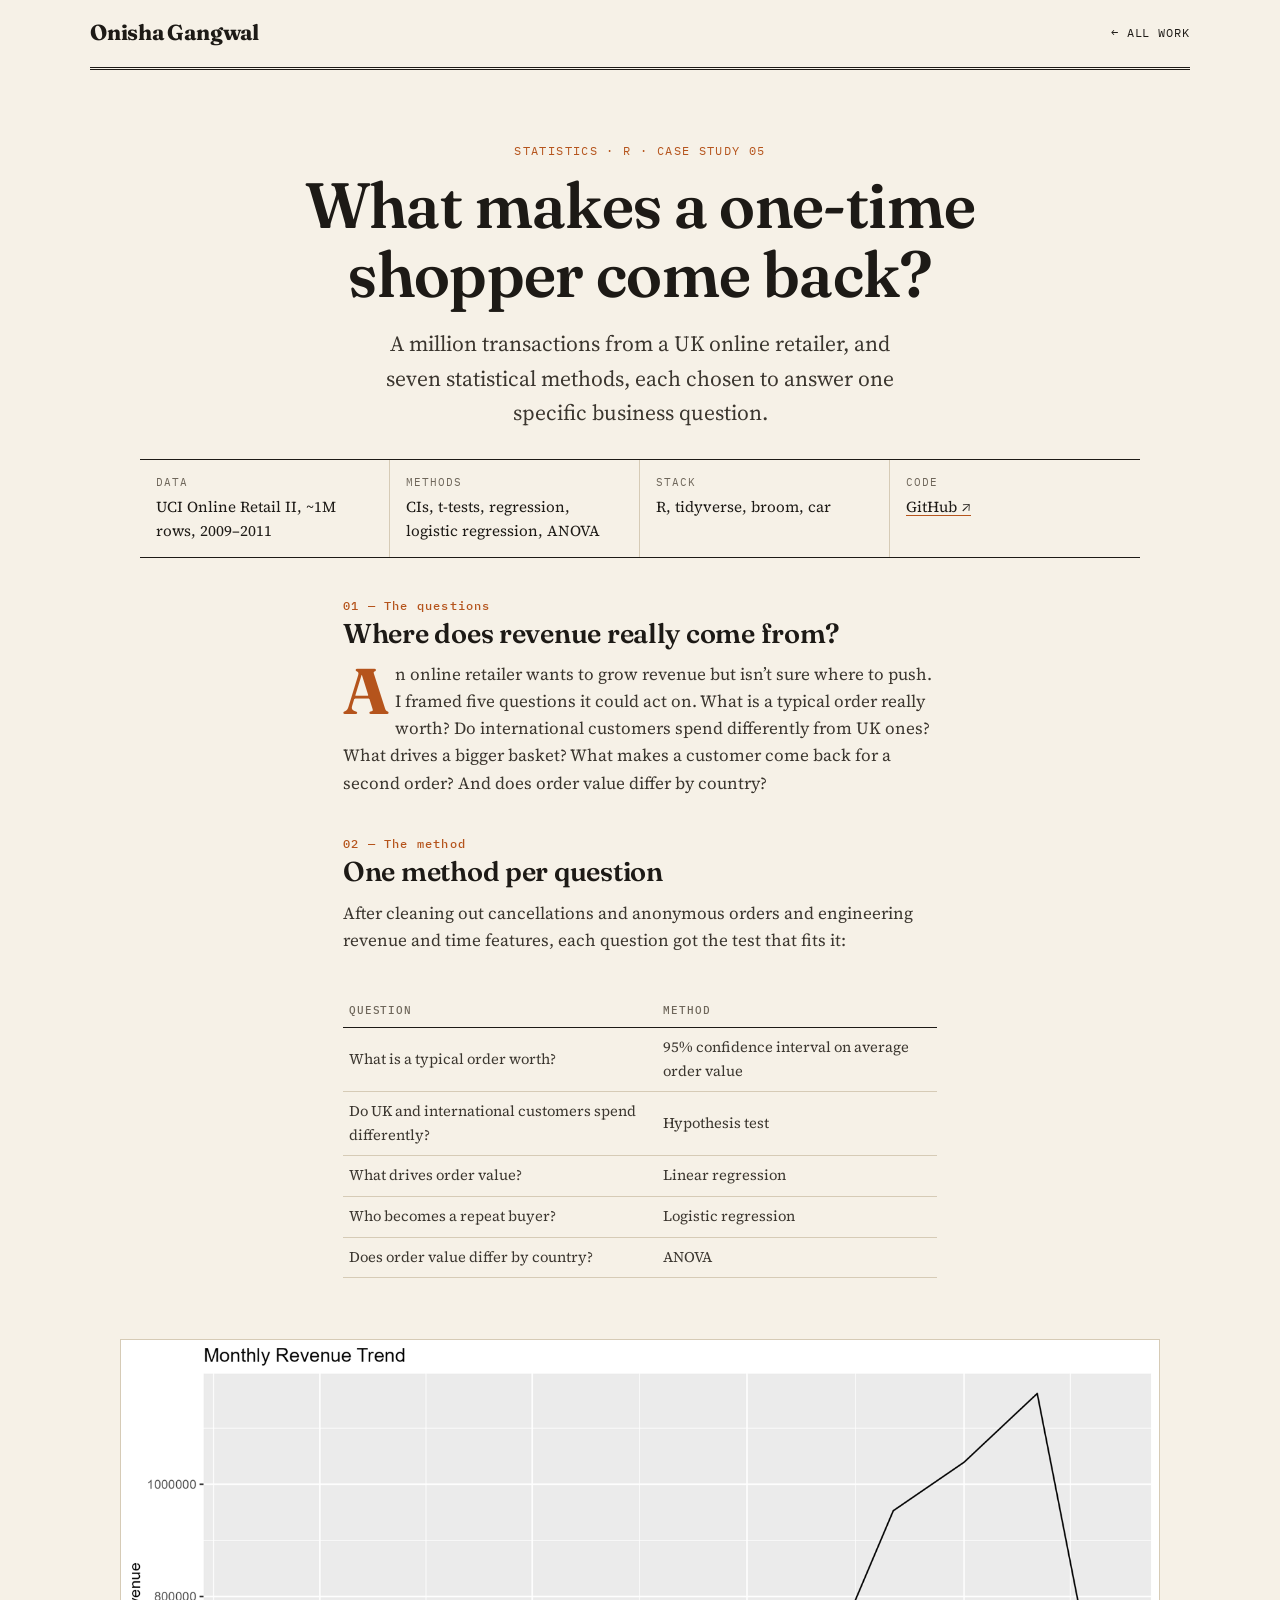
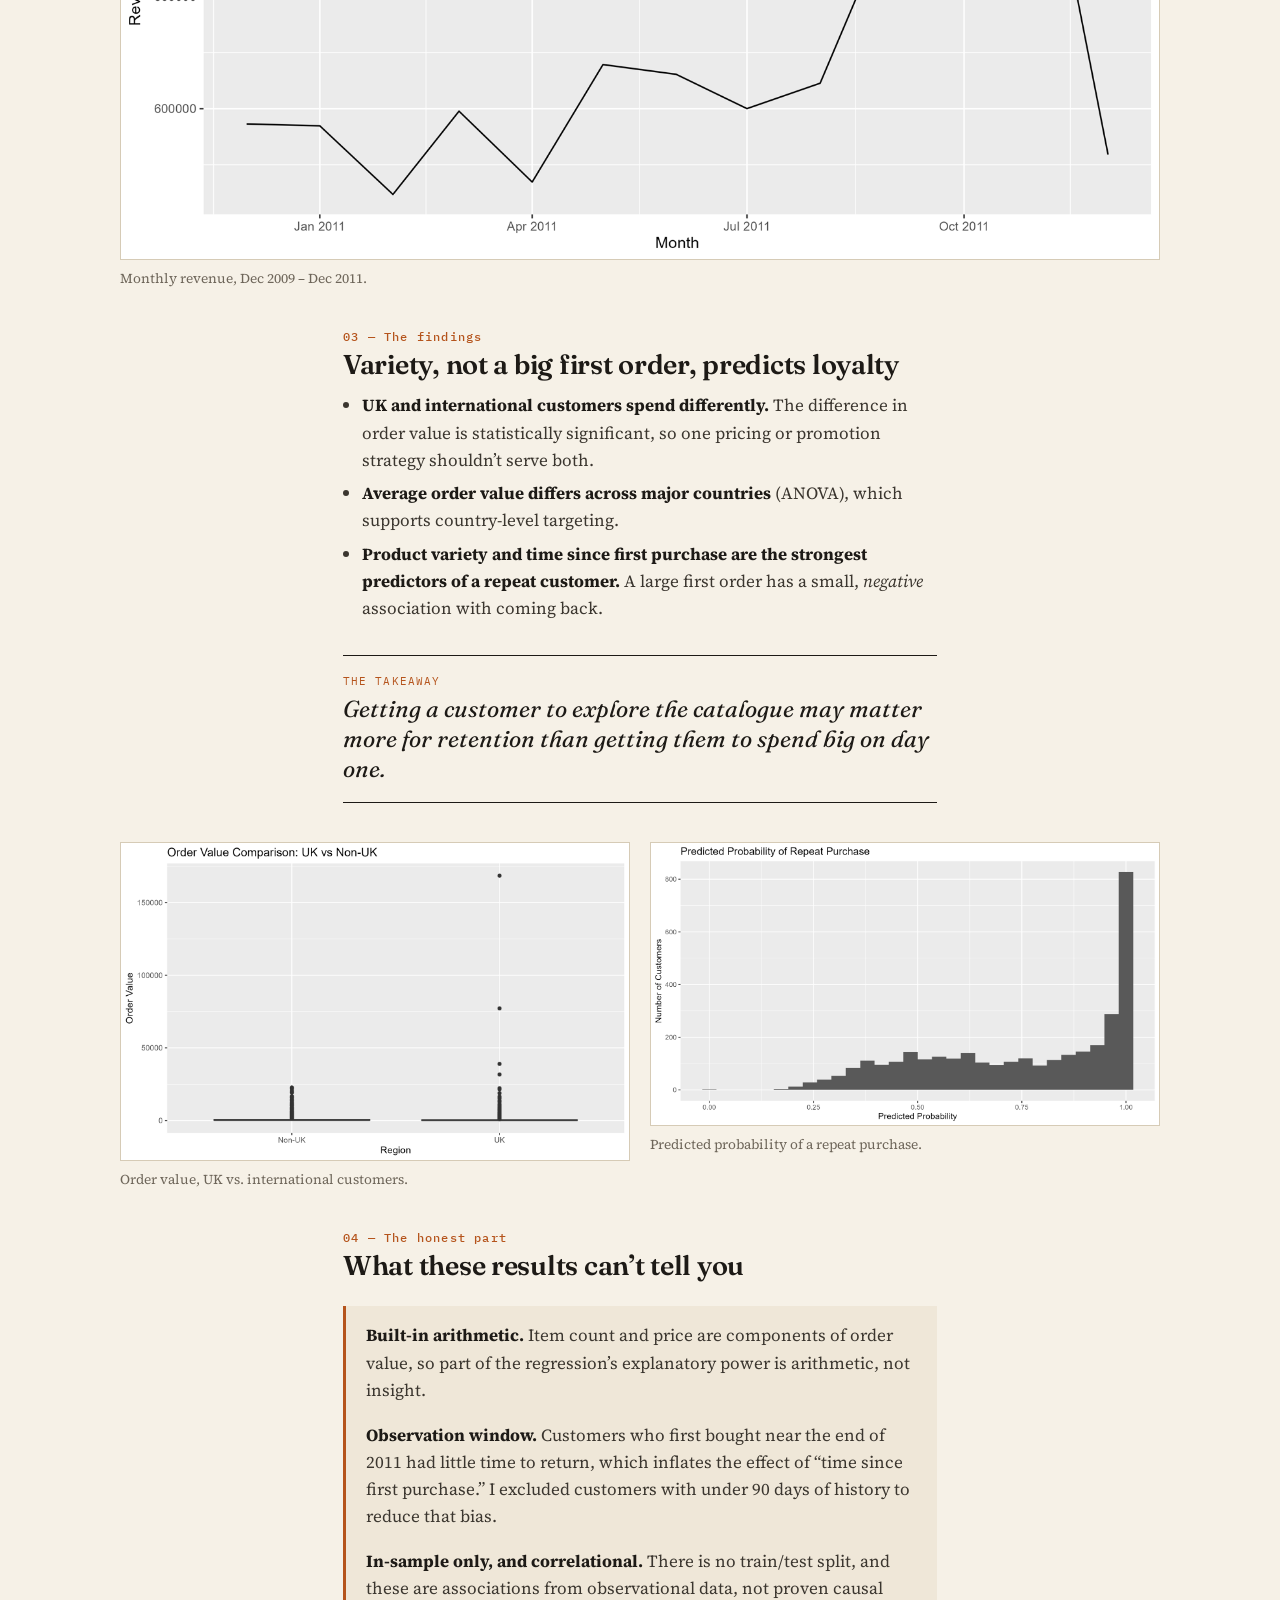
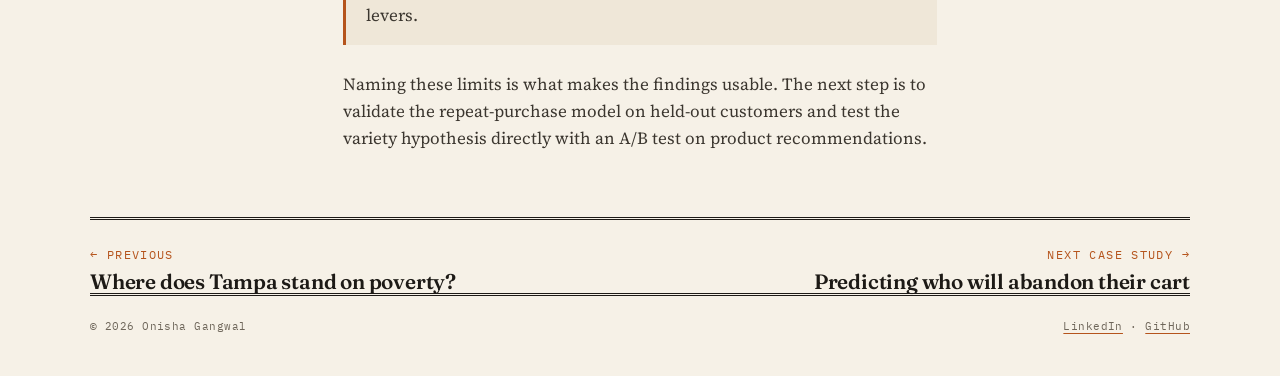
<file: work/revenue-optimization.html>
<!DOCTYPE html>
<html lang="en">
<head>
    <meta charset="UTF-8">
    <meta name="viewport" content="width=device-width, initial-scale=1.0">
    <title>Revenue Optimization Analytics | Onisha Gangwal</title>
    <meta name="description" content="Case study: statistical analysis in R of ~1M online retail transactions, covering order value, UK vs international spending and repeat-purchase behaviour.">
    <meta property="og:title" content="What makes a one-time shopper come back?">
    <link rel="icon" href="data:image/svg+xml,%3Csvg xmlns='http://www.w3.org/2000/svg' viewBox='0 0 100 100'%3E%3Ccircle cx='50' cy='50' r='46' fill='%23f6f1e7' stroke='%231d1a16' stroke-width='4'/%3E%3Cg fill='none' stroke='%23b5541c' stroke-width='5'%3E%3Cpath d='M50 12 Q64 50 50 88 Q36 50 50 12Z'/%3E%3Cpath d='M12 50 Q50 36 88 50 Q50 64 12 50Z'/%3E%3C/g%3E%3C/svg%3E">
    <link rel="preconnect" href="https://fonts.googleapis.com">
    <link rel="preconnect" href="https://fonts.gstatic.com" crossorigin>
    <link href="https://fonts.googleapis.com/css2?family=Fraunces:ital,opsz,wght,SOFT,WONK@0,9..144,400..700,0..100,0..1;1,9..144,400..700,0..100,0..1&family=IBM+Plex+Mono:wght@400;500&family=Source+Serif+4:ital,opsz,wght@0,8..60,400;0,8..60,600;1,8..60,400&display=swap" rel="stylesheet">
    <link rel="stylesheet" href="../style.css">
</head>
<body>
    <a class="skip-link" href="#main">Skip to content</a>
    <header class="wrap">
        <div class="case-top">
            <a class="brand" href="../index.html">Onisha Gangwal</a>
            <a href="../index.html#work">&larr; All work</a>
        </div>
    </header>

    <main id="main" class="wrap">
        <div class="case-head">
            <p class="kicker">Statistics &middot; R &middot; Case study 05</p>
            <h1>What makes a one-time shopper come back?</h1>
            <p class="dek">A million transactions from a UK online retailer, and seven statistical methods, each chosen to answer one specific business question.</p>
        </div>

        <dl class="factbox">
            <div><dt>Data</dt><dd>UCI Online Retail II, ~1M rows, 2009&ndash;2011</dd></div>
            <div><dt>Methods</dt><dd>CIs, t-tests, regression, logistic regression, ANOVA</dd></div>
            <div><dt>Stack</dt><dd>R, tidyverse, broom, car</dd></div>
            <div><dt>Code</dt><dd><a href="https://github.com/Onisha8/Revenue-Optimization-Analytics" target="_blank" rel="noopener noreferrer">GitHub &nearr;</a></dd></div>
        </dl>

        <div class="article">
            <h2><span class="num">01 &mdash; The questions</span>Where does revenue really come from?</h2>
            <p class="lede">An online retailer wants to grow revenue but isn&rsquo;t sure where to push. I framed five questions it could act on. What is a typical order really worth? Do international customers spend differently from UK ones? What drives a bigger basket? What makes a customer come back for a second order? And does order value differ by country?</p>

            <h2><span class="num">02 &mdash; The method</span>One method per question</h2>
            <p>After cleaning out cancellations and anonymous orders and engineering revenue and time features, each question got the test that fits it:</p>
            <div class="table-scroll">
                <table class="data">
                    <thead><tr><th>Question</th><th>Method</th></tr></thead>
                    <tbody>
                        <tr><td>What is a typical order worth?</td><td>95% confidence interval on average order value</td></tr>
                        <tr><td>Do UK and international customers spend differently?</td><td>Hypothesis test</td></tr>
                        <tr><td>What drives order value?</td><td>Linear regression</td></tr>
                        <tr><td>Who becomes a repeat buyer?</td><td>Logistic regression</td></tr>
                        <tr><td>Does order value differ by country?</td><td>ANOVA</td></tr>
                    </tbody>
                </table>
            </div>
        </div>

        <figure class="wide">
            <img src="../assets/img/rev-monthly_revenue_trend.png" alt="Line chart of monthly revenue from 2009 to 2011" loading="lazy">
            <figcaption>Monthly revenue, Dec 2009 &ndash; Dec 2011.</figcaption>
        </figure>

        <div class="article">
            <h2><span class="num">03 &mdash; The findings</span>Variety, not a big first order, predicts loyalty</h2>
            <ul>
                <li><strong>UK and international customers spend differently.</strong> The difference in order value is statistically significant, so one pricing or promotion strategy shouldn&rsquo;t serve both.</li>
                <li><strong>Average order value differs across major countries</strong> (ANOVA), which supports country-level targeting.</li>
                <li><strong>Product variety and time since first purchase are the strongest predictors of a repeat customer.</strong> A large first order has a small, <em>negative</em> association with coming back.</li>
            </ul>

            <div class="callout"><span class="mono">The takeaway</span>Getting a customer to explore the catalogue may matter more for retention than getting them to spend big on day one.</div>
        </div>

        <div class="wide pair">
            <figure>
                <img src="../assets/img/rev-uk_vs_nonuk_order_value.png" alt="Comparison of order values for UK and non-UK customers" loading="lazy">
                <figcaption>Order value, UK vs. international customers.</figcaption>
            </figure>
            <figure>
                <img src="../assets/img/rev-predicted_repeat_purchase_probability.png" alt="Predicted probability of a repeat purchase from the logistic model" loading="lazy">
                <figcaption>Predicted probability of a repeat purchase.</figcaption>
            </figure>
        </div>

        <div class="article">
            <h2><span class="num">04 &mdash; The honest part</span>What these results can&rsquo;t tell you</h2>
            <div class="caveat">
                <p><strong>Built-in arithmetic.</strong> Item count and price are components of order value, so part of the regression&rsquo;s explanatory power is arithmetic, not insight.</p>
                <p><strong>Observation window.</strong> Customers who first bought near the end of 2011 had little time to return, which inflates the effect of &ldquo;time since first purchase.&rdquo; I excluded customers with under 90 days of history to reduce that bias.</p>
                <p><strong>In-sample only, and correlational.</strong> There is no train/test split, and these are associations from observational data, not proven causal levers.</p>
            </div>
            <p>Naming these limits is what makes the findings usable. The next step is to validate the repeat-purchase model on held-out customers and test the variety hypothesis directly with an A/B test on product recommendations.</p>
        </div>

        <nav class="next-up" aria-label="More case studies">
            <a href="florida-poverty.html"><span class="kicker">&larr; Previous</span><h3>Where does Tampa stand on poverty?</h3></a>
            <a class="right" href="cart-abandonment.html"><span class="kicker">Next case study &rarr;</span><h3>Predicting who will abandon their cart</h3></a>
        </nav>
    </main>

    <footer class="wrap">
        <div class="colophon">
            <span>&copy; 2026 Onisha Gangwal</span>
            <span><a href="https://www.linkedin.com/in/onisha-gangwal/" target="_blank" rel="noopener noreferrer">LinkedIn</a> &middot; <a href="https://github.com/Onisha8" target="_blank" rel="noopener noreferrer">GitHub</a></span>
        </div>
    </footer>
</body>
</html>
</file>
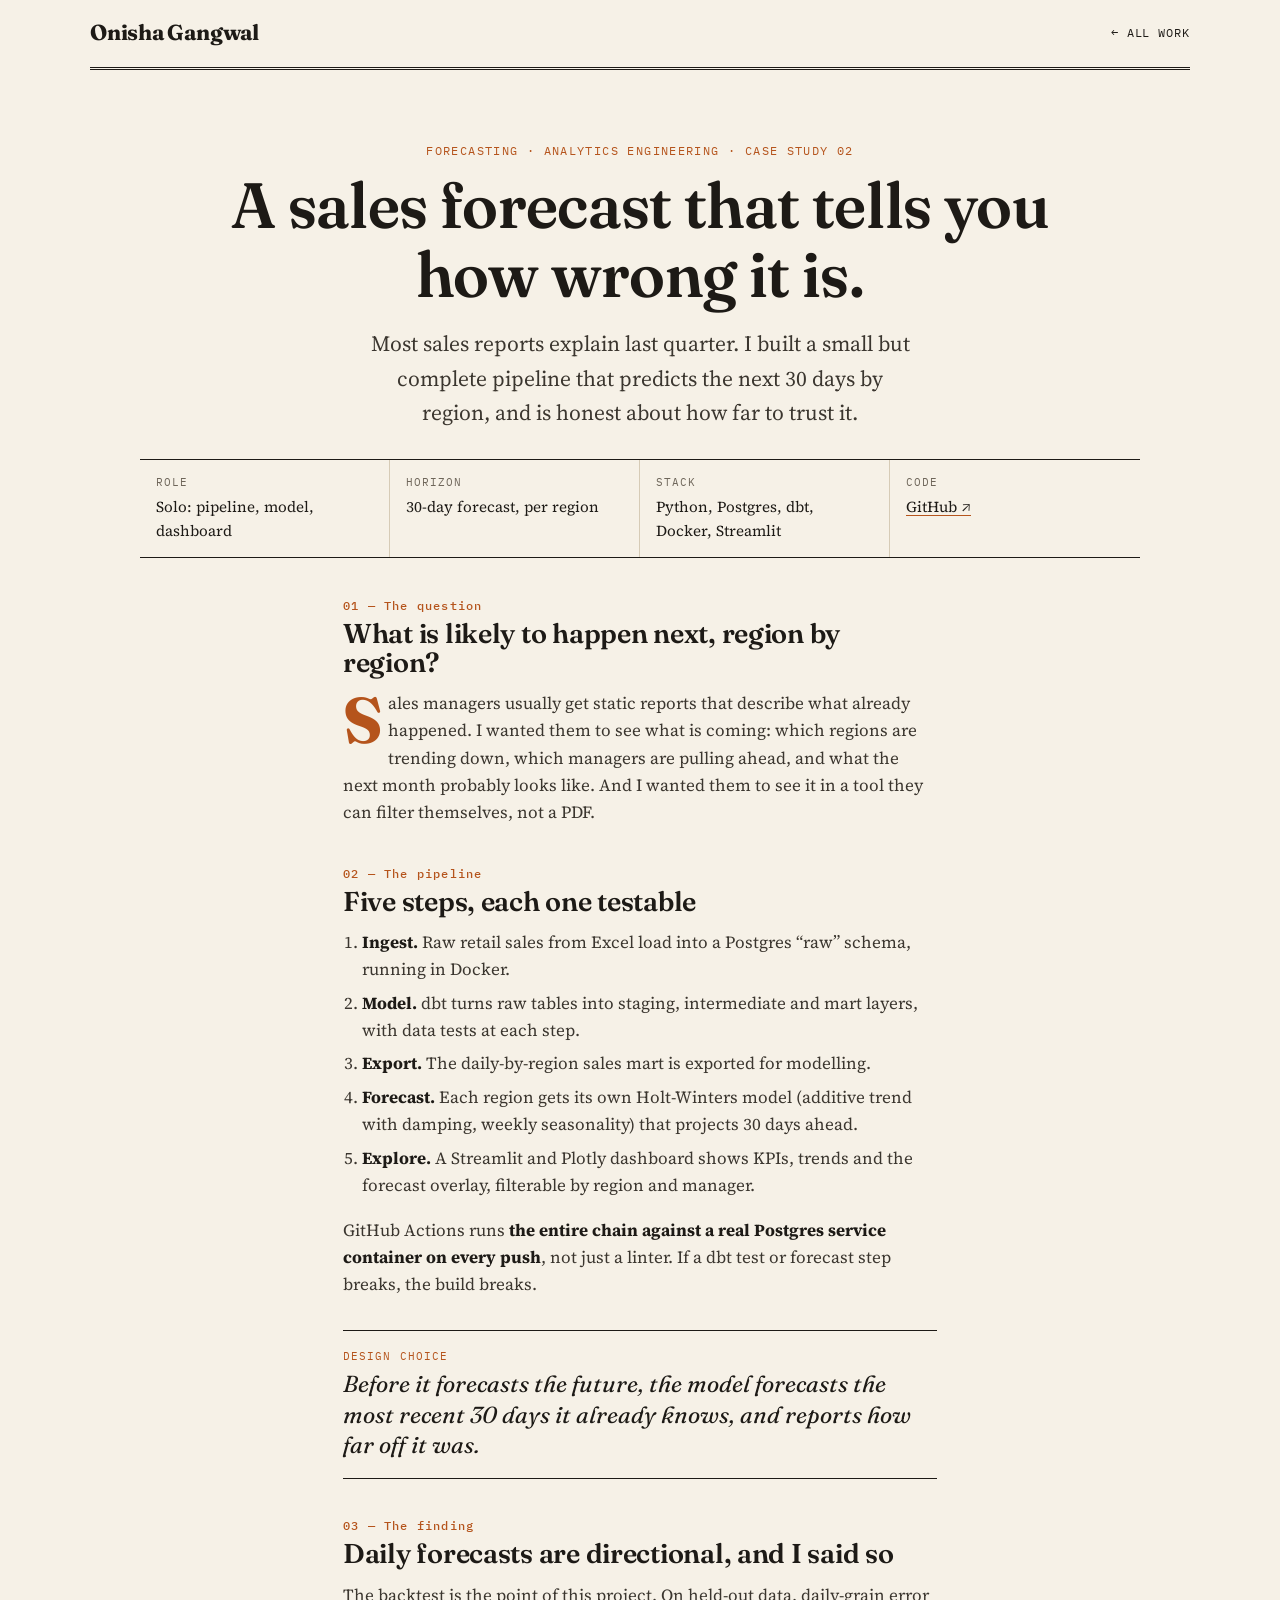
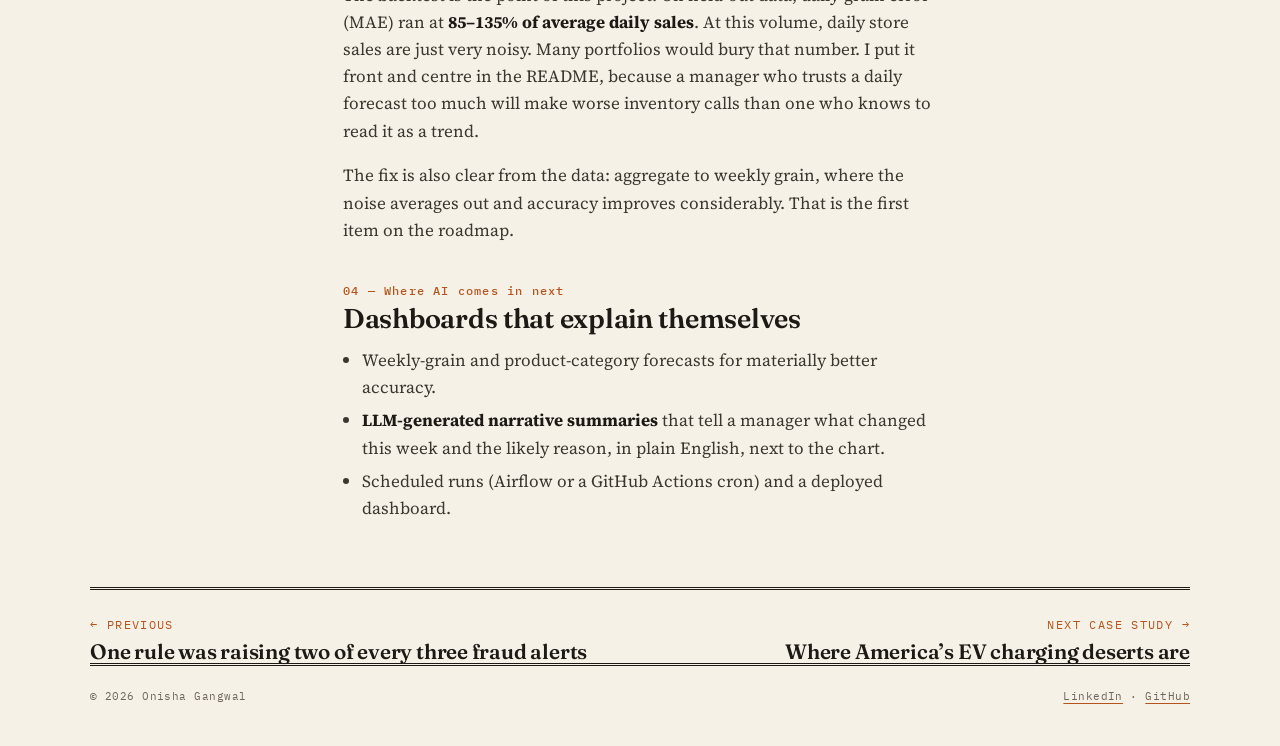
<file: work/sales-intelligence.html>
<!DOCTYPE html>
<html lang="en">
<head>
    <meta charset="UTF-8">
    <meta name="viewport" content="width=device-width, initial-scale=1.0">
    <title>Sales Intelligence Platform | Onisha Gangwal</title>
    <meta name="description" content="Case study: an end-to-end sales analytics pipeline with Postgres, dbt, Holt-Winters forecasting, Streamlit and CI.">
    <meta property="og:title" content="A sales forecast that tells you how wrong it is">
    <link rel="icon" href="data:image/svg+xml,%3Csvg xmlns='http://www.w3.org/2000/svg' viewBox='0 0 100 100'%3E%3Ccircle cx='50' cy='50' r='46' fill='%23f6f1e7' stroke='%231d1a16' stroke-width='4'/%3E%3Cg fill='none' stroke='%23b5541c' stroke-width='5'%3E%3Cpath d='M50 12 Q64 50 50 88 Q36 50 50 12Z'/%3E%3Cpath d='M12 50 Q50 36 88 50 Q50 64 12 50Z'/%3E%3C/g%3E%3C/svg%3E">
    <link rel="preconnect" href="https://fonts.googleapis.com">
    <link rel="preconnect" href="https://fonts.gstatic.com" crossorigin>
    <link href="https://fonts.googleapis.com/css2?family=Fraunces:ital,opsz,wght,SOFT,WONK@0,9..144,400..700,0..100,0..1;1,9..144,400..700,0..100,0..1&family=IBM+Plex+Mono:wght@400;500&family=Source+Serif+4:ital,opsz,wght@0,8..60,400;0,8..60,600;1,8..60,400&display=swap" rel="stylesheet">
    <link rel="stylesheet" href="../style.css">
</head>
<body>
    <a class="skip-link" href="#main">Skip to content</a>
    <header class="wrap">
        <div class="case-top">
            <a class="brand" href="../index.html">Onisha Gangwal</a>
            <a href="../index.html#work">&larr; All work</a>
        </div>
    </header>

    <main id="main" class="wrap">
        <div class="case-head">
            <p class="kicker">Forecasting &middot; Analytics engineering &middot; Case study 02</p>
            <h1>A sales forecast that tells you how wrong it is.</h1>
            <p class="dek">Most sales reports explain last quarter. I built a small but complete pipeline that predicts the next 30 days by region, and is honest about how far to trust it.</p>
        </div>

        <dl class="factbox">
            <div><dt>Role</dt><dd>Solo: pipeline, model, dashboard</dd></div>
            <div><dt>Horizon</dt><dd>30-day forecast, per region</dd></div>
            <div><dt>Stack</dt><dd>Python, Postgres, dbt, Docker, Streamlit</dd></div>
            <div><dt>Code</dt><dd><a href="https://github.com/Onisha8/sales-intelligence-platform" target="_blank" rel="noopener noreferrer">GitHub &nearr;</a></dd></div>
        </dl>

        <div class="article">
            <h2><span class="num">01 &mdash; The question</span>What is likely to happen next, region by region?</h2>
            <p class="lede">Sales managers usually get static reports that describe what already happened. I wanted them to see what is coming: which regions are trending down, which managers are pulling ahead, and what the next month probably looks like. And I wanted them to see it in a tool they can filter themselves, not a PDF.</p>

            <h2><span class="num">02 &mdash; The pipeline</span>Five steps, each one testable</h2>
            <ol>
                <li><strong>Ingest.</strong> Raw retail sales from Excel load into a Postgres &ldquo;raw&rdquo; schema, running in Docker.</li>
                <li><strong>Model.</strong> dbt turns raw tables into staging, intermediate and mart layers, with data tests at each step.</li>
                <li><strong>Export.</strong> The daily-by-region sales mart is exported for modelling.</li>
                <li><strong>Forecast.</strong> Each region gets its own Holt-Winters model (additive trend with damping, weekly seasonality) that projects 30 days ahead.</li>
                <li><strong>Explore.</strong> A Streamlit and Plotly dashboard shows KPIs, trends and the forecast overlay, filterable by region and manager.</li>
            </ol>
            <p>GitHub Actions runs <strong>the entire chain against a real Postgres service container on every push</strong>, not just a linter. If a dbt test or forecast step breaks, the build breaks.</p>

            <div class="callout"><span class="mono">Design choice</span>Before it forecasts the future, the model forecasts the most recent 30 days it already knows, and reports how far off it was.</div>

            <h2><span class="num">03 &mdash; The finding</span>Daily forecasts are directional, and I said so</h2>
            <p>The backtest is the point of this project. On held-out data, daily-grain error (MAE) ran at <strong>85&ndash;135% of average daily sales</strong>. At this volume, daily store sales are just very noisy. Many portfolios would bury that number. I put it front and centre in the README, because a manager who trusts a daily forecast too much will make worse inventory calls than one who knows to read it as a trend.</p>
            <p>The fix is also clear from the data: aggregate to weekly grain, where the noise averages out and accuracy improves considerably. That is the first item on the roadmap.</p>

            <h2><span class="num">04 &mdash; Where AI comes in next</span>Dashboards that explain themselves</h2>
            <ul>
                <li>Weekly-grain and product-category forecasts for materially better accuracy.</li>
                <li><strong>LLM-generated narrative summaries</strong> that tell a manager what changed this week and the likely reason, in plain English, next to the chart.</li>
                <li>Scheduled runs (Airflow or a GitHub Actions cron) and a deployed dashboard.</li>
            </ul>
        </div>

        <nav class="next-up" aria-label="More case studies">
            <a href="financial-crime.html"><span class="kicker">&larr; Previous</span><h3>One rule was raising two of every three fraud alerts</h3></a>
            <a class="right" href="ev-charging.html"><span class="kicker">Next case study &rarr;</span><h3>Where America&rsquo;s EV charging deserts are</h3></a>
        </nav>
    </main>

    <footer class="wrap">
        <div class="colophon">
            <span>&copy; 2026 Onisha Gangwal</span>
            <span><a href="https://www.linkedin.com/in/onisha-gangwal/" target="_blank" rel="noopener noreferrer">LinkedIn</a> &middot; <a href="https://github.com/Onisha8" target="_blank" rel="noopener noreferrer">GitHub</a></span>
        </div>
    </footer>
</body>
</html>
</file>
<file: style.css>
/* ==========================================================================
   Onisha Gangwal — editorial portfolio
   Paper, ink and marigold. Fraunces for headlines, Source Serif for reading,
   IBM Plex Mono for numbers and labels.
   ========================================================================== */

:root {
  --paper: #f6f1e7;
  --paper-deep: #efe7d8;
  --ink: #1d1a16;
  --ink-soft: #3b362f;
  --muted: #6e665a;
  --rule: #d6cbb6;
  --accent: #b5541c;          /* burnt marigold: links, kickers */
  --highlight: rgba(232, 160, 48, 0.38);

  --font-display: 'Fraunces', Georgia, serif;
  --font-body: 'Source Serif 4', Georgia, serif;
  --font-mono: 'IBM Plex Mono', ui-monospace, Menlo, monospace;

  --measure: 66ch;
  --page: 1180px;
  --gutter: clamp(16px, 4vw, 40px);
}

@media (prefers-color-scheme: dark) {
  :root {
    --paper: #16140f;
    --paper-deep: #1f1c16;
    --ink: #efe8db;
    --ink-soft: #d6cebf;
    --muted: #a39a8a;
    --rule: #3a352c;
    --accent: #f0a050;
    --highlight: rgba(232, 160, 48, 0.28);
  }
}

/* ---------- Base ---------- */
*, *::before, *::after { box-sizing: border-box; }

html { scroll-behavior: smooth; }

body {
  margin: 0;
  background: var(--paper);
  color: var(--ink);
  font-family: var(--font-body);
  font-size: 1.0625rem;
  line-height: 1.6;
  -webkit-font-smoothing: antialiased;
  text-rendering: optimizeLegibility;
}

img { max-width: 100%; height: auto; display: block; }

a { color: inherit; text-decoration-color: var(--accent); text-underline-offset: 3px; text-decoration-thickness: 1px; }
a:hover { color: var(--accent); }

:focus-visible { outline: 2px solid var(--accent); outline-offset: 3px; }

.skip-link {
  position: absolute; left: -999px; top: 8px;
  background: var(--ink); color: var(--paper); padding: 8px 12px; z-index: 10;
}
.skip-link:focus { left: 8px; }

.wrap { max-width: var(--page); margin: 0 auto; padding: 0 var(--gutter); }

h1, h2, h3, h4 { font-family: var(--font-display); font-weight: 600; line-height: 1.08; margin: 0; letter-spacing: -0.01em; }

.kicker {
  font-family: var(--font-mono);
  font-size: 0.72rem;
  letter-spacing: 0.12em;
  text-transform: uppercase;
  color: var(--accent);
  margin: 0 0 0.6rem;
}

.mono { font-family: var(--font-mono); }

.hl {
  background: linear-gradient(transparent 55%, var(--highlight) 55%);
  padding: 0 0.1em;
}

/* ---------- Masthead ---------- */
.ears {
  display: flex; justify-content: space-between; gap: 1rem; flex-wrap: wrap;
  font-family: var(--font-mono); font-size: 0.72rem; letter-spacing: 0.08em; text-transform: uppercase;
  color: var(--muted);
  padding: 14px 0 10px;
}
.ears .live::before {
  content: ''; display: inline-block; width: 7px; height: 7px; border-radius: 50%;
  background: #3f9a5a; margin-right: 7px; vertical-align: 1px;
}

.nameplate {
  text-align: center;
  padding: 10px 0 6px;
  border-top: 1px solid var(--ink);
}
.nameplate h1 {
  font-size: clamp(3rem, 11vw, 8.5rem);
  font-weight: 700;
  font-variation-settings: 'SOFT' 50, 'WONK' 1;
  letter-spacing: -0.035em;
  line-height: 0.95;
}
.nameplate .motto {
  font-family: var(--font-display);
  font-style: italic;
  font-size: clamp(1rem, 2.2vw, 1.25rem);
  color: var(--ink-soft);
  margin: 0.5rem 0 0;
}

.sections {
  display: flex; justify-content: center; flex-wrap: wrap; gap: 0.25rem 1.75rem;
  border-top: 3px double var(--ink);
  border-bottom: 1px solid var(--ink);
  margin-top: 14px;
  padding: 10px 0;
  font-family: var(--font-mono); font-size: 0.78rem; letter-spacing: 0.1em; text-transform: uppercase;
}
.sections a { text-decoration: none; }

/* ---------- Lead story ---------- */
.lead {
  display: grid;
  grid-template-columns: minmax(0, 1.25fr) minmax(0, 1fr);
  gap: clamp(24px, 4vw, 56px);
  padding: clamp(28px, 5vw, 56px) 0;
  align-items: start;
}
.lead h2 {
  font-size: clamp(2.1rem, 5vw, 3.9rem);
  font-weight: 600;
  font-variation-settings: 'SOFT' 30;
}
.lead .dek {
  font-size: clamp(1.1rem, 1.7vw, 1.3rem);
  color: var(--ink-soft);
  margin: 1.1rem 0 1.4rem;
  max-width: 44ch;
}
.byline {
  display: flex; align-items: center; gap: 14px;
  padding: 14px 0; border-top: 1px solid var(--rule); border-bottom: 1px solid var(--rule);
}
.byline img {
  width: 64px; height: 64px; border-radius: 50%; object-fit: cover;
  filter: grayscale(1) contrast(1.05);
  transition: filter 0.4s ease;
}
.byline:hover img { filter: none; }
.byline p { margin: 0; font-size: 0.95rem; line-height: 1.4; }
.byline .mono { font-size: 0.75rem; color: var(--muted); }

.lead-body { margin-top: 1.4rem; columns: 2 18rem; column-gap: 2rem; column-rule: 1px solid var(--rule); }
.lead-body p { margin: 0 0 1rem; }
.lead-body p:first-child::first-letter {
  font-family: var(--font-display); font-weight: 700;
  float: left; font-size: 3.6em; line-height: 0.82; padding: 0.06em 0.08em 0 0; color: var(--accent);
}

.cta-row { display: flex; flex-wrap: wrap; gap: 12px; margin-top: 1.5rem; }
.btn {
  display: inline-flex; align-items: center; gap: 8px;
  font-family: var(--font-mono); font-size: 0.8rem; letter-spacing: 0.06em; text-transform: uppercase;
  padding: 11px 18px; border: 1px solid var(--ink); text-decoration: none; color: var(--ink);
  background: transparent; transition: background 0.2s, color 0.2s;
}
.btn:hover { background: var(--ink); color: var(--paper); }
.btn.solid { background: var(--ink); color: var(--paper); }
.btn.solid:hover { background: var(--accent); border-color: var(--accent); color: var(--paper); }

/* ---------- Figure 1: the career mandala ---------- */
.fig-mandala { margin: 0; }
.fig-mandala .frame { aspect-ratio: 1; max-width: 500px; margin: 0 auto; }
#mandala { width: 100%; height: 100%; overflow: visible; }
#mandala .ring { cursor: pointer; transition: opacity 0.3s; }
#mandala .ring path, #mandala .ring circle {
  fill: none; stroke: var(--ink); stroke-width: 1.1;
  transition: fill 0.3s, stroke 0.3s;
}
#mandala .ring .dot { fill: var(--ink); stroke: none; }
#mandala .ring path.hit { fill: transparent; stroke: none; }
#mandala .ring.active path.petal { fill: var(--highlight); stroke: var(--accent); }
#mandala .ring.active .dot { fill: var(--accent); }
#mandala.has-active .ring:not(.active) { opacity: 0.3; }

#mandala .draw {
  stroke-dasharray: 1; stroke-dashoffset: 1;
  animation: draw 1.4s ease forwards;
}
@keyframes draw { to { stroke-dashoffset: 0; } }

.fig-caption {
  font-size: 0.88rem; color: var(--muted); line-height: 1.5;
  border-top: 1px solid var(--rule); margin-top: 18px; padding-top: 10px;
}
.fig-caption strong { color: var(--ink); font-family: var(--font-mono); font-size: 0.72rem; letter-spacing: 0.08em; text-transform: uppercase; font-weight: 500; }

.chapters { list-style: none; padding: 0; margin: 12px 0 0; display: grid; gap: 2px; }
.chapters button {
  width: 100%; text-align: left; background: none; border: 0; border-left: 3px solid transparent;
  padding: 6px 10px; font: inherit; font-size: 0.9rem; color: var(--ink-soft); cursor: pointer;
  display: grid; grid-template-columns: 6.4rem 1fr auto; gap: 10px; align-items: baseline;
}
.chapters .yr, .chapters .n { font-family: var(--font-mono); font-size: 0.72rem; color: var(--muted); }
.chapters button:hover, .chapters button.active { border-left-color: var(--accent); background: var(--paper-deep); color: var(--ink); }

/* ---------- By the numbers ---------- */
.numbers {
  display: grid; grid-template-columns: repeat(5, minmax(0, 1fr));
  border-top: 1px solid var(--ink); border-bottom: 1px solid var(--ink);
}
.numbers > div { padding: 22px 18px; border-right: 1px solid var(--rule); }
.numbers > div:last-child { border-right: 0; }
.numbers .big {
  font-family: var(--font-display); font-weight: 600; font-size: clamp(2rem, 4vw, 3rem); line-height: 1;
  font-variant-numeric: lining-nums tabular-nums;
}
.numbers .big small { font-size: 0.5em; }
.numbers p { margin: 8px 0 0; font-size: 0.86rem; color: var(--ink-soft); line-height: 1.4; }
.numbers .src { display: block; font-family: var(--font-mono); font-size: 0.66rem; color: var(--muted); margin-top: 6px; letter-spacing: 0.04em; text-transform: uppercase; }

/* ---------- Section headers ---------- */
.section { padding: clamp(44px, 6vw, 76px) 0 0; }
.section-head {
  display: flex; align-items: baseline; justify-content: space-between; gap: 1rem; flex-wrap: wrap;
  border-bottom: 1px solid var(--ink); padding-bottom: 8px; margin-bottom: 28px;
}
.section-head h2 { font-size: clamp(1.6rem, 3vw, 2.2rem); }
.section-head .aside { font-family: var(--font-mono); font-size: 0.72rem; color: var(--muted); letter-spacing: 0.06em; text-transform: uppercase; }

/* ---------- Selected work (front page grid) ---------- */
.stories {
  display: grid;
  grid-template-columns: repeat(12, minmax(0, 1fr));
  gap: 0 32px;
}
.story { padding: 0 0 28px; margin-bottom: 28px; border-bottom: 1px solid var(--rule); }
.story a.whole { text-decoration: none; color: inherit; display: block; }
.story a.whole:hover h3 { color: var(--accent); }
.story h3 { font-size: 1.45rem; transition: color 0.2s; }
.story p { margin: 0.6rem 0 0; color: var(--ink-soft); font-size: 0.98rem; }
.story .meta { font-family: var(--font-mono); font-size: 0.7rem; color: var(--muted); margin-top: 0.8rem; letter-spacing: 0.03em; }
.story img { border: 1px solid var(--rule); margin-bottom: 14px; aspect-ratio: 16 / 9; object-fit: cover; object-position: top left; width: 100%; background: var(--paper-deep); }
.story .more { font-family: var(--font-mono); font-size: 0.72rem; letter-spacing: 0.06em; text-transform: uppercase; color: var(--accent); margin-top: 0.9rem; display: inline-block; }

.story.feature { grid-column: span 8; }
.story.feature h3 { font-size: clamp(1.8rem, 3.4vw, 2.6rem); }
.story.side { grid-column: span 4; }
.story.third { grid-column: span 4; }

.viz-thumb {
  aspect-ratio: 16 / 9; border: 1px solid var(--rule); margin-bottom: 14px;
  background: var(--paper-deep); overflow: hidden;
}
.viz-thumb svg { width: 100%; height: 100%; display: block; }
.viz-thumb .ax { stroke: var(--rule); stroke-width: 1; }
.viz-thumb .ln { fill: none; stroke: var(--ink); stroke-width: 1.6; }
.viz-thumb .ln.accent { stroke: var(--accent); stroke-width: 2.6; }
.viz-thumb .bar { fill: var(--ink); opacity: 0.85; }
.viz-thumb .bar.accent { fill: var(--accent); opacity: 1; }
.viz-thumb .dotm { fill: var(--ink); opacity: 0.7; }
.viz-thumb .dotm.accent { fill: var(--accent); opacity: 1; }
.viz-thumb text { font-family: var(--font-mono); font-size: 9px; fill: var(--muted); }

/* Sidebar list beside a feature story */
.also-list { display: grid; gap: 16px; }
.also-list h4 { font-size: 1.1rem; }
.also-list p { margin-top: 4px; }

.also {
  display: grid; grid-template-columns: repeat(3, minmax(0, 1fr)); gap: 0 32px;
  border-top: 3px double var(--ink); padding-top: 18px;
}
.also h4 { font-size: 1.1rem; margin-bottom: 4px; }
.also p { margin: 0; font-size: 0.92rem; color: var(--ink-soft); }

/* ---------- The AI column ---------- */
.column {
  display: grid; grid-template-columns: minmax(0, 1fr) minmax(0, 2fr); gap: 40px;
  background: var(--paper-deep); border-top: 1px solid var(--ink);
  padding: clamp(24px, 4vw, 44px);
}
.column .pull {
  font-family: var(--font-display); font-style: italic; font-size: clamp(1.4rem, 2.6vw, 2rem); line-height: 1.2;
  border-left: 3px solid var(--accent); padding-left: 18px; margin: 0;
}
.column .body > p { margin: 0 0 1rem; max-width: var(--measure); }
.column ul { margin: 1.4rem 0 0; padding: 0; list-style: none; }
.column li { padding: 10px 0; border-top: 1px solid var(--rule); display: grid; grid-template-columns: 9rem 1fr; gap: 14px; }
.column li .mono { font-size: 0.7rem; color: var(--accent); text-transform: uppercase; letter-spacing: 0.08em; padding-top: 4px; }

/* ---------- The record (experience) ---------- */
.entry {
  display: grid; grid-template-columns: 11rem minmax(0, 1fr) minmax(0, 14rem); gap: 28px;
  padding: 22px 0; border-bottom: 1px solid var(--rule);
}
.entry .when { font-family: var(--font-mono); font-size: 0.76rem; color: var(--muted); padding-top: 5px; }
.entry h3 { font-size: 1.35rem; }
.entry .org { font-style: italic; color: var(--ink-soft); margin: 2px 0 10px; }
.entry ul { margin: 0; padding-left: 1.1rem; }
.entry li { margin-bottom: 0.4rem; color: var(--ink-soft); font-size: 0.98rem; }
.entry .stat { border-left: 1px solid var(--rule); padding-left: 18px; align-self: start; }
.entry .stat .big { font-family: var(--font-display); font-size: 2.4rem; font-weight: 600; line-height: 1; }
.entry .stat p { margin: 6px 0 0; font-size: 0.85rem; color: var(--muted); }

.edu { display: grid; grid-template-columns: repeat(2, minmax(0, 1fr)); gap: 32px; margin-top: 28px; }
.edu > div { border-top: 3px double var(--ink); padding-top: 12px; }
.edu h3 { font-size: 1.2rem; }
.edu p { margin: 4px 0 0; color: var(--ink-soft); font-size: 0.95rem; }

/* ---------- Toolkit (set as an index, not badges) ---------- */
.toolkit { display: grid; grid-template-columns: repeat(4, minmax(0, 1fr)); gap: 0 32px; }
.toolkit > div { border-top: 1px solid var(--ink); padding-top: 10px; }
.toolkit h3 { font-family: var(--font-mono); font-size: 0.72rem; font-weight: 500; letter-spacing: 0.1em; text-transform: uppercase; color: var(--accent); margin-bottom: 8px; }
.toolkit p { margin: 0; font-size: 0.98rem; line-height: 1.7; }

/* ---------- Off the clock ---------- */
.off {
  display: grid; grid-template-columns: minmax(0, 0.8fr) minmax(0, 1.2fr); gap: 48px; align-items: center;
}
.off figure { margin: 0; }
.off figure img { filter: grayscale(1) contrast(1.05); border: 1px solid var(--rule); transition: filter 0.5s; }
.off figure:hover img { filter: none; }
.off figcaption { font-size: 0.85rem; color: var(--muted); margin-top: 8px; font-style: italic; }
.off h2 { font-size: clamp(1.8rem, 3.5vw, 2.6rem); margin-bottom: 1rem; }
.off p { max-width: var(--measure); margin: 0 0 1rem; }
.facts { display: grid; grid-template-columns: repeat(2, minmax(0, 1fr)); gap: 0 24px; margin: 1.4rem 0 0; }
.facts div { border-top: 1px solid var(--rule); padding: 10px 0; }
.facts dt { font-family: var(--font-mono); font-size: 0.68rem; letter-spacing: 0.1em; text-transform: uppercase; color: var(--muted); }
.facts dd { margin: 2px 0 0; }

/* ---------- Contact ---------- */
.letters {
  text-align: center; padding: clamp(48px, 8vw, 96px) 0;
  border-top: 1px solid var(--ink); margin-top: clamp(44px, 6vw, 76px);
}
.letters h2 { font-size: clamp(2.2rem, 6vw, 4.4rem); max-width: 18ch; margin: 0 auto; }
.letters p { max-width: 52ch; margin: 1.2rem auto 2rem; color: var(--ink-soft); font-size: 1.1rem; }
.letters .cta-row { justify-content: center; }

/* ---------- Footer ---------- */
.colophon {
  border-top: 3px double var(--ink);
  padding: 22px 0 40px;
  display: flex; justify-content: space-between; gap: 1rem; flex-wrap: wrap;
  font-family: var(--font-mono); font-size: 0.7rem; color: var(--muted); letter-spacing: 0.04em;
}

/* ==========================================================================
   Case-study pages
   ========================================================================== */
.case-top {
  display: flex; justify-content: space-between; align-items: center; gap: 1rem; flex-wrap: wrap;
  padding: 16px 0; border-bottom: 3px double var(--ink);
  font-family: var(--font-mono); font-size: 0.72rem; letter-spacing: 0.08em; text-transform: uppercase;
}
.case-top a { text-decoration: none; }
.case-top .brand { font-family: var(--font-display); font-size: 1.35rem; letter-spacing: -0.01em; text-transform: none; font-weight: 700; }

.case-head { max-width: 900px; margin: 0 auto; padding: clamp(32px, 6vw, 72px) 0 28px; text-align: center; }
.case-head h1 { font-size: clamp(2.2rem, 5.5vw, 4rem); font-variation-settings: 'SOFT' 30; }
.case-head .dek { font-size: clamp(1.1rem, 1.8vw, 1.35rem); color: var(--ink-soft); max-width: 50ch; margin: 1.2rem auto 0; }

.factbox {
  display: grid; grid-template-columns: repeat(4, minmax(0, 1fr));
  border-top: 1px solid var(--ink); border-bottom: 1px solid var(--ink);
  margin: 0 auto 40px; max-width: 1000px;
}
.factbox div { padding: 14px 16px; border-right: 1px solid var(--rule); }
.factbox div:last-child { border-right: 0; }
.factbox dt { font-family: var(--font-mono); font-size: 0.66rem; letter-spacing: 0.1em; text-transform: uppercase; color: var(--muted); }
.factbox dd { margin: 4px 0 0; font-size: 0.95rem; }

.article { max-width: var(--measure); margin: 0 auto; }
.article h2 { font-size: 1.7rem; margin: 2.6rem 0 0.8rem; }
.article h2 .num { font-family: var(--font-mono); font-size: 0.75rem; color: var(--accent); font-weight: 500; display: block; letter-spacing: 0.1em; margin-bottom: 6px; }
.article p, .article li { color: var(--ink-soft); }
.article p { margin: 0 0 1.1rem; }
.article ul, .article ol { padding-left: 1.2rem; margin: 0 0 1.1rem; }
.article li { margin-bottom: 0.4rem; }
.article strong { color: var(--ink); }

.article .lede::first-letter {
  font-family: var(--font-display); font-weight: 700;
  float: left; font-size: 3.8em; line-height: 0.8; padding: 0.06em 0.1em 0 0; color: var(--accent);
}

.wide { max-width: 1040px; margin: 2.4rem auto; }
.wide img { width: 100%; border: 1px solid var(--rule); }
.wide figcaption, .article figcaption { font-size: 0.85rem; color: var(--muted); margin-top: 8px; }
.article figure { margin: 2rem 0; }
.article figure img { border: 1px solid var(--rule); background: #fff; }
.pair { display: grid; grid-template-columns: repeat(2, minmax(0, 1fr)); gap: 20px; }
.pair figure { margin: 0; }

.callout {
  border-top: 1px solid var(--ink); border-bottom: 1px solid var(--ink);
  padding: 18px 0; margin: 2rem 0;
  font-family: var(--font-display); font-size: 1.45rem; line-height: 1.3; font-style: italic; color: var(--ink);
}
.callout .mono { display: block; font-style: normal; font-size: 0.68rem; color: var(--accent); letter-spacing: 0.1em; text-transform: uppercase; margin-bottom: 6px; }

.caveat {
  background: var(--paper-deep); border-left: 3px solid var(--accent);
  padding: 16px 20px; margin: 1.6rem 0;
}
.caveat p:last-child { margin-bottom: 0; }

.table-scroll { overflow-x: auto; }
table.data { width: 100%; border-collapse: collapse; font-size: 0.92rem; margin: 1.4rem 0; font-variant-numeric: tabular-nums; }
table.data th { text-align: left; font-family: var(--font-mono); font-size: 0.68rem; font-weight: 500; letter-spacing: 0.08em; text-transform: uppercase; color: var(--muted); border-bottom: 1px solid var(--ink); padding: 8px 6px; }
table.data th.n { text-align: right; }
table.data td { border-bottom: 1px solid var(--rule); padding: 8px 6px; color: var(--ink-soft); }
table.data td.n { text-align: right; font-family: var(--font-mono); font-size: 0.85rem; }
table.data tr.focus td { background: var(--highlight); color: var(--ink); }

.tableau-frame { border: 1px solid var(--rule); background: #fff; }
.tableau-frame iframe { width: 100%; height: min(80vh, 860px); border: 0; display: block; }

.next-up {
  display: grid; grid-template-columns: repeat(2, minmax(0, 1fr)); gap: 32px;
  border-top: 3px double var(--ink); margin-top: 64px; padding-top: 20px;
}
.next-up a { text-decoration: none; display: block; }
.next-up a:hover h3 { color: var(--accent); }
.next-up h3 { font-size: 1.3rem; margin-top: 4px; }
.next-up .right { text-align: right; }

/* ---------- Responsive ---------- */
@media (max-width: 960px) {
  .lead { grid-template-columns: 1fr; }
  .numbers { grid-template-columns: repeat(2, minmax(0, 1fr)); }
  .numbers > div { border-bottom: 1px solid var(--rule); }
  .numbers > div:nth-child(2n) { border-right: 0; }
  .numbers > div:last-child { grid-column: span 2; border-bottom: 0; }
  .story.feature, .story.side, .story.third { grid-column: span 12; }
  .also { grid-template-columns: 1fr; gap: 18px; }
  .column { grid-template-columns: 1fr; gap: 24px; }
  .entry { grid-template-columns: 1fr; gap: 10px; }
  .entry .stat { border-left: 0; padding-left: 0; display: flex; gap: 12px; align-items: baseline; }
  .toolkit { grid-template-columns: repeat(2, minmax(0, 1fr)); gap: 20px 24px; }
  .off { grid-template-columns: 1fr; gap: 28px; }
  .off figure { max-width: 360px; }
  .factbox { grid-template-columns: repeat(2, minmax(0, 1fr)); }
  .factbox div:nth-child(2n) { border-right: 0; }
  .factbox div:nth-child(-n+2) { border-bottom: 1px solid var(--rule); }
}

@media (max-width: 600px) {
  body { font-size: 1rem; }
  .ears { justify-content: center; text-align: center; }
  .ears .hide-sm { display: none; }
  .sections { gap: 0.25rem 1rem; font-size: 0.7rem; }
  .lead-body { columns: 1; }
  .column li { grid-template-columns: 1fr; gap: 2px; }
  .toolkit, .edu, .facts, .pair, .next-up { grid-template-columns: 1fr; }
  .next-up .right { text-align: left; }
  .chapters button { grid-template-columns: 5.4rem 1fr auto; }
}

@media (prefers-reduced-motion: reduce) {
  html { scroll-behavior: auto; }
  #mandala .draw { animation: none; stroke-dashoffset: 0; }
  *, *::before, *::after { transition: none !important; }
}

@media print {
  .sections, .cta-row, .skip-link { display: none; }
  body { background: #fff; color: #000; }
}
</file>
